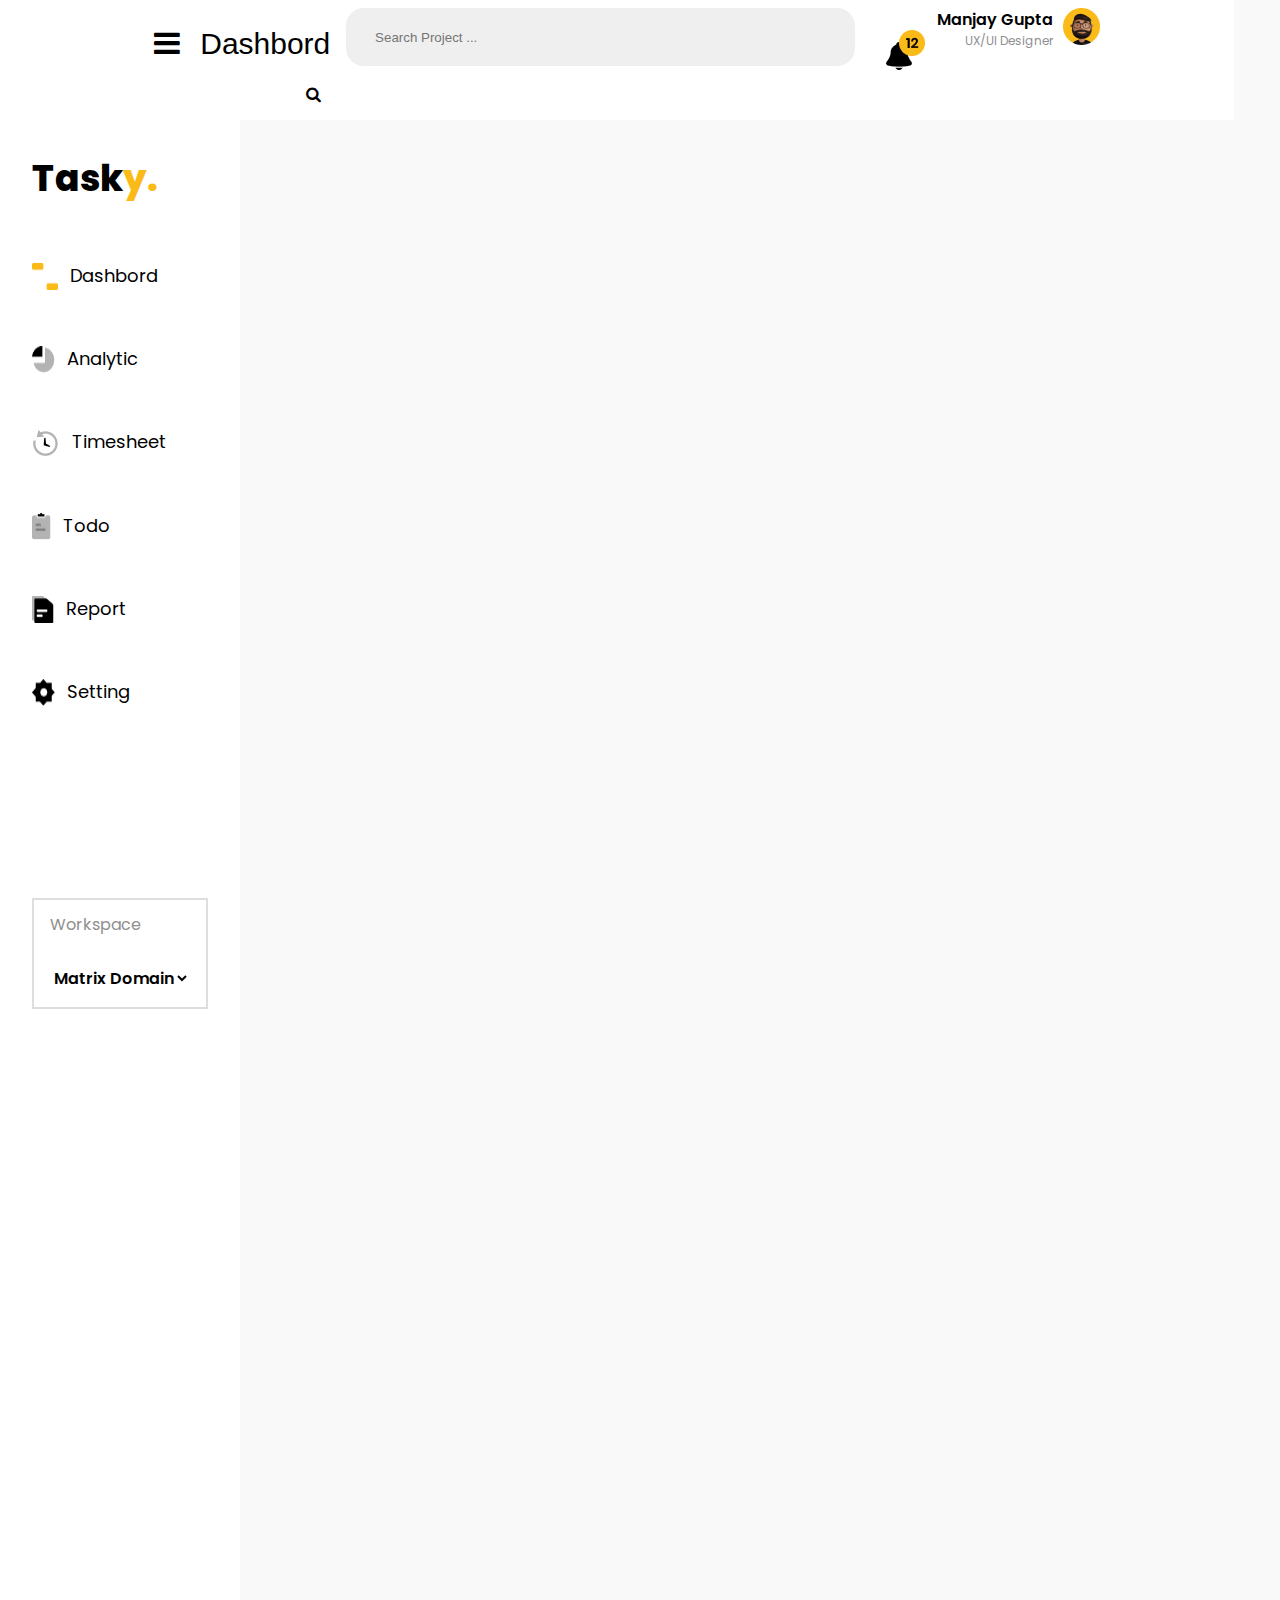
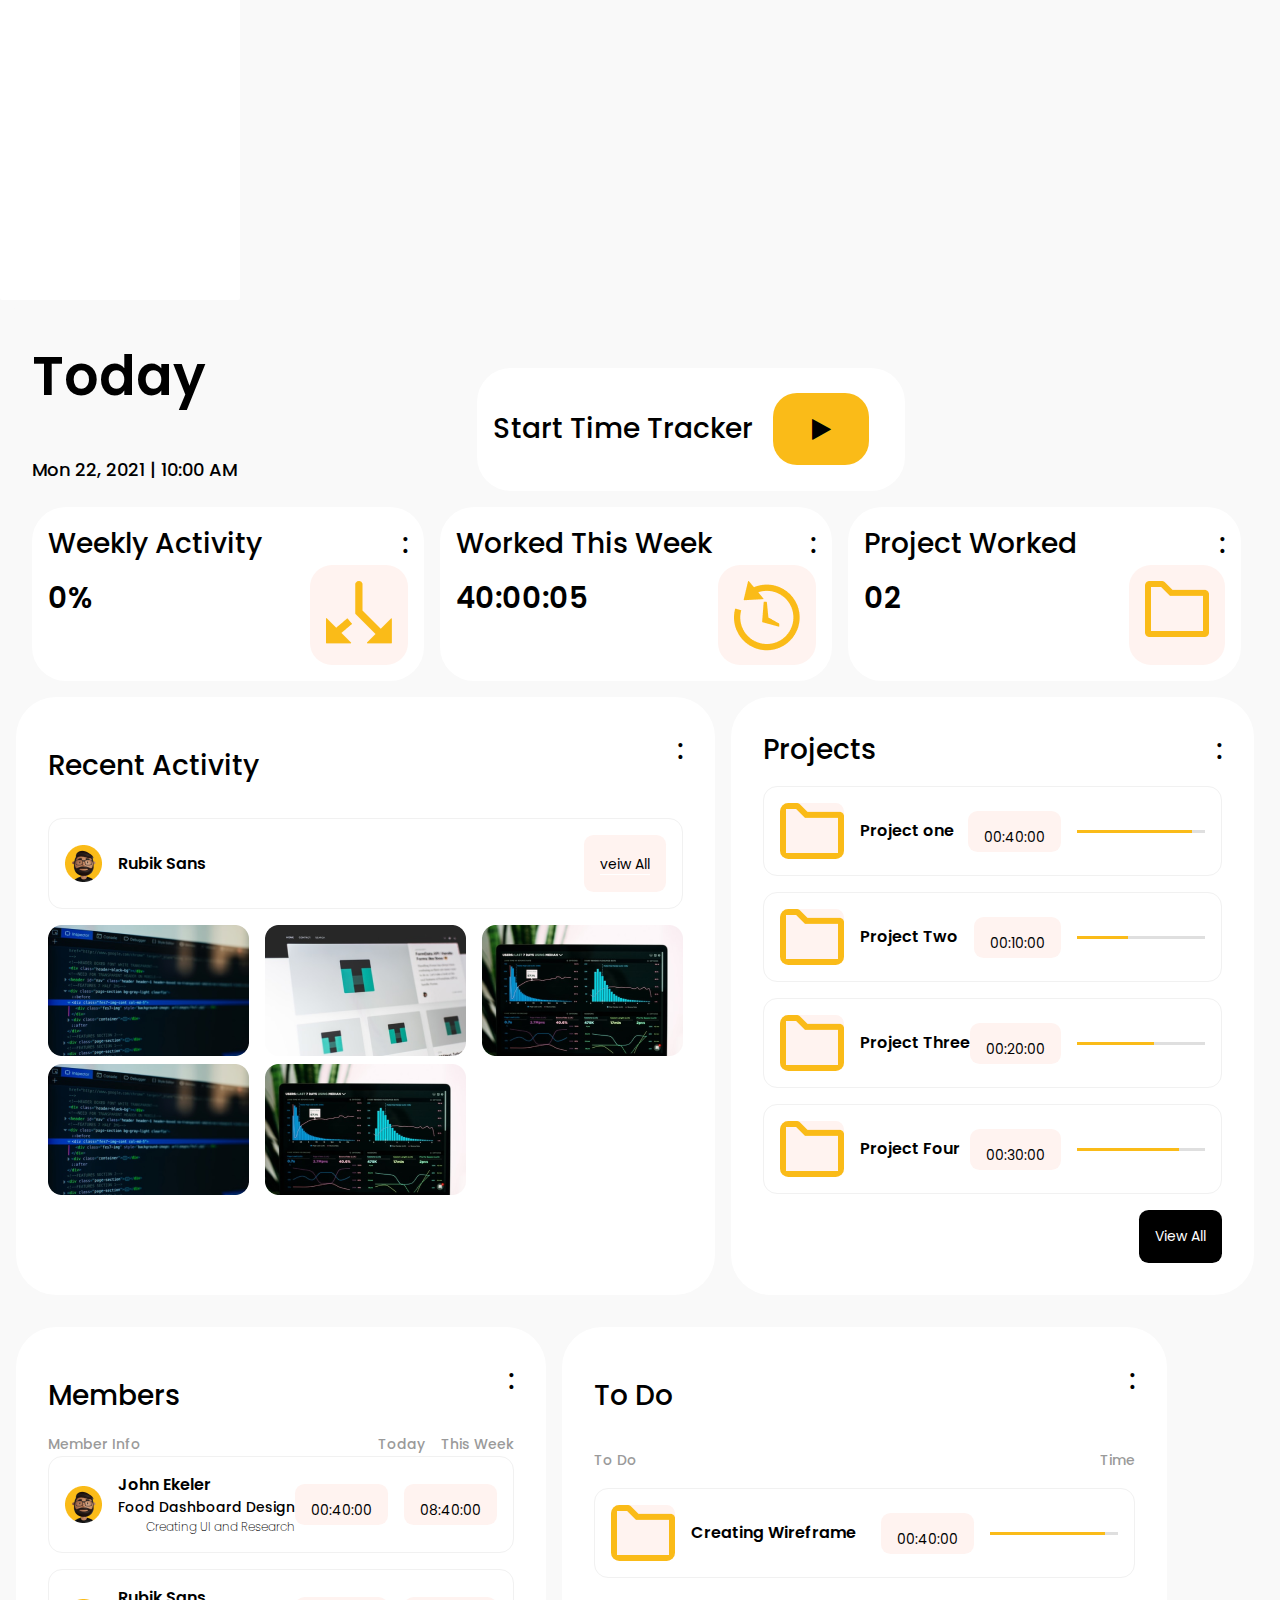
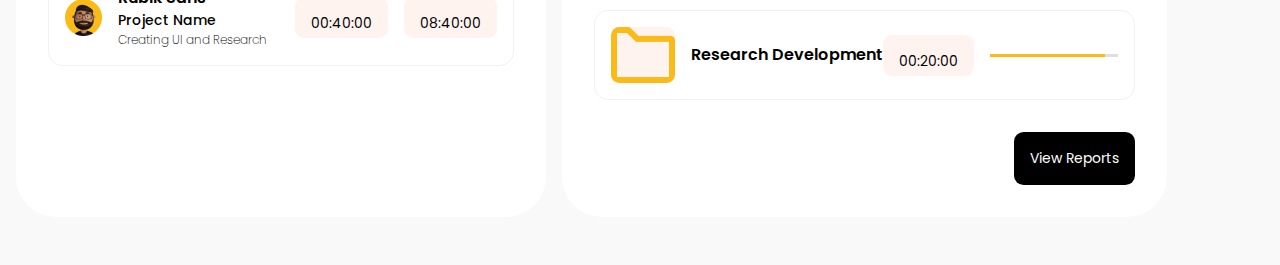
<file: index.html>
<!DOCTYPE html>
<html lang="en">

<head>
    <meta charset="UTF-8" />
    <meta name="viewport" content="width=device-width, initial-scale=1.0" />
    <title>Tasky</title>
    <!-- fonts -->
    <link rel="preconnect" href="https://fonts.googleapis.com" />
    <link
        href="https://fonts.googleapis.com/css2?family=Poppins:ital,wght@0,100;0,200;0,300;0,400;0,500;0,600;0,700;0,800;0,900;1,100;1,200;1,300;1,400;1,500;1,600;1,700;1,800;1,900&display=swap"
        rel="stylesheet" />

    <!-- icons -->
    <link rel="stylesheet" href="https://cdnjs.cloudflare.com/ajax/libs/font-awesome/4.7.0/css/font-awesome.min.css" />
    <link rel="stylesheet" href="https://cdnjs.cloudflare.com/ajax/libs/font-awesome/4.7.0/css/font-awesome.min.css" />
    <link rel="stylesheet" href="https://cdnjs.cloudflare.com/ajax/libs/font-awesome/4.7.0/css/font-awesome.min.css" />
    <link rel="stylesheet" href="https://cdnjs.cloudflare.com/ajax/libs/font-awesome/4.7.0/css/font-awesome.min.css" />
    <link href="https://fonts.googleapis.com/icon?family=Material+Icons" rel="stylesheet" />
    <link rel="stylesheet" href="https://cdnjs.cloudflare.com/ajax/libs/font-awesome/4.7.0/css/font-awesome.min.css" />
    <link rel="stylesheet" href="https://cdnjs.cloudflare.com/ajax/libs/font-awesome/4.7.0/css/font-awesome.min.css" />
    <link rel="stylesheet" href="https://cdnjs.cloudflare.com/ajax/libs/font-awesome/4.7.0/css/font-awesome.min.css" />
    <!-- css -->
    <link rel="stylesheet" href="assest/css/style.css" />
    <!-- js -->
    <script src="assest/js/tasky.js"></script>
</head>

<body>
    <div class="container">
        <div class="wrapper">
            <nav class="tasky-nav">
                <div class="dashbord">
                    <button class="hamburger-menu">
                        <span style="font-size: 30px; cursor: pointer" onclick="openNav()"><i
                                class="fa">&#xf0c9;</i>Dashbord</span>
                    </button>
                </div>
                <div class="search-bar">
                    <input type="text" placeholder="Search Project ..." name="search" />
                    <i class="fa fa-search"></i>
                </div>
                <div class="profile">
                    <button><img src="assest/imgs/notification.png" /></button>
                    <div class="text">
                        <div class="user-name">Manjay Gupta</div>
                        <div class="job-title">UX/UI Designer</div>
                    </div>
                    <div class="profile-pic">
                        <button><img src="assest/imgs/profile-pic.png" alt="" /></button>
                    </div>
                </div>
            </nav>
            <!-- ////////////////////////////////////////////////////////////////////////// -->
            <section class="side-menu" id="mySidenav">
                <section class="logo-section">
                    <div>
                        <h1 class="logo">Task<span>y.</span></h1>
                    </div>
                </section>
                <div class="dashbord__list">
                    <a href="javascript:void(0)" class="closebtn" onclick="closeNav()">&times;</a>
                    <ul>
                        <li>
                            <a href="index.html"><img src="assest/imgs/black.png" alt="" />Dashbord</a>
                        </li>
                        <li>
                            <a href="pages/analytic.html"><img src="assest/imgs/analytic.png" alt="" />Analytic</a>
                        </li>
                        <li>
                            <a href="pages/timesheets.html"><img src="assest/imgs/Time-schedule.png"
                                    alt="" />Timesheet</a>
                        </li>
                        <li>
                            <a href="pages/todo.html"><img src="assest/imgs/todo.png" alt="" />Todo</a>
                        </li>
                        <li>
                            <a href="pages/report.html"><img src="assest/imgs/report.png" alt="" />Report</a>
                        </li>
                        <li>
                            <a href="pages/setting.html"><img src="assest/imgs/setting.png" alt="" />Setting</a>
                        </li>
                    </ul>
                </div>
                <div class="workspace">
                    <div class="workspace__title">Workspace</div>
                    <div class="workspace__dropdown">
                        <select name="matrix" id="matrix">
                            <option value="#">Matrix Domain</option>
                            <option value="#">item1</option>
                            <option value="#">item2</option>
                            <option value="#">item3</option>
                        </select>
                    </div>
                </div>
            </section>
            <!-- ///////////////////////////////////////////////////////////////////////////////////////////////////////////////////////// -->
            <section class="main" id="main">
                <div class="row-container">
                    <div class="first-row">
                        <div class="today">
                            <h1 class="today__text">Today</h1>
                            <h2 class="today__date">Mon 22, 2021 | 10:00 AM</h2>
                        </div>
                        <div class="start">
                            <h3 class="start__text">Start Time Tracker</h3>
                            <h2 class="start__icon">
                                <i class="fa fa-play" aria-hidden="true"></i>
                            </h2>
                        </div>
                    </div>
                    <!-- ////////////////////////first row end////////////////////////////////////////////////////////////// -->
                    <div class="second-row">
                        <div class="card first-col">
                            <div class="card__title">
                                Weekly Activity
                                <div class="card__dot">:</div>
                            </div>
                            <div class="card__complete">
                                0%
                                <div class="card__image">
                                    <img src="assest/imgs/activity.png" alt="" />
                                </div>
                            </div>
                        </div>
                        <!-- /////////////////// -->
                        <div class="card second-col">
                            <div class="card__title">
                                Worked This Week
                                <div class="card__dot">:</div>
                            </div>

                            <div class="card__complete">
                                40:00:05
                                <div class="card__image">
                                    <img src="assest/imgs/history.png" alt="" />
                                </div>
                            </div>
                        </div>
                        <!-- ////////// -->
                        <div class="card third-col">
                            <div class="card__title">
                                Project Worked
                                <div class="card__dot">:</div>
                            </div>
                            <div class="card__complete">
                                02
                                <div class="card__image">
                                    <img src="assest/imgs/Combined Shape.png" alt="" />
                                </div>
                            </div>
                        </div>
                    </div>
                    <!-- ///////////////////////////////////// -->
                    <div class="third-row">
                        <section class="two-card-container">
                            <div class="first-card">
                                <div class="card-first-row">
                                    <div class="card__title">
                                        Recent Activity
                                        <div class="card__dot">:</div>
                                    </div>
                                </div>
                                <div class="card-second-row">
                                    <div class="profile-row">
                                        <div class="profile-picture">
                                            <div class="prof">
                                                <img src="assest/imgs/profile-pic.png" alt="" />
                                                <div class="user">Rubik Sans</div>
                                            </div>
                                            <div class="veiw-button">
                                                <button><a href="#">veiw All</a></button>
                                            </div>
                                        </div>
                                    </div>
                                </div>
                                <div class="card-third-row">
                                    <div class="img-container">
                                        <div class="img-row">
                                            <div>
                                                <img class="image" src="assest/imgs/first-fourth.png" alt="" />
                                            </div>
                                            <div>
                                                <img class="image" src="assest/imgs/second.png" alt="" />
                                            </div>
                                            <div>
                                                <img class="image" src="assest/imgs/third-last.png" alt="" />
                                            </div>
                                        </div>
                                        <div class="img-row">
                                            <div>
                                                <img class="image" src="assest/imgs/first-fourth.png" alt="" />
                                            </div>
                                            <div>
                                                <img class="image" src="assest/imgs/third-last.png" alt="" />
                                            </div>
                                        </div>
                                    </div>
                                </div>
                            </div>

                            <!-- ////////////////////////////////////////////////////// -->
                            <div class="second-card">
                                <div class="card__title">
                                    Projects
                                    <div class="card__dot">:</div>
                                </div>
                                <div class="project">
                                    <div class="profile-picture">
                                        <div class="prof">
                                            <img src="assest/imgs/Combined Shape.png" alt="" />
                                            <div class="user">Project one</div>
                                        </div>
                                        <div class="div">
                                            <div class="pinky">00:40:00</div>
                                            <progress value="90" max="100">90%</progress>
                                        </div>
                                    </div>
                                </div>
                                <!-- pro2 -->
                                <div class="project">
                                    <div class="profile-picture">
                                        <div class="prof">
                                            <img src="assest/imgs/Combined Shape.png" alt="" />
                                            <div class="user">Project Two</div>
                                        </div>
                                        <div class="div">
                                            <div class="pinky">00:10:00</div>
                                            <progress value="40" max="100">40%</progress>
                                        </div>
                                    </div>
                                </div>
                                <!-- pro3 -->
                                <div class="project">
                                    <div class="profile-picture">
                                        <div class="prof">
                                            <img src="assest/imgs/Combined Shape.png" alt="" />
                                            <div class="user">Project Three</div>
                                        </div>
                                        <div class="div">
                                            <div class="pinky">00:20:00</div>
                                            <progress value="60" max="100">60%</progress>
                                        </div>
                                    </div>
                                </div>
                                <!-- pro4 -->
                                <div class="project">
                                    <div class="profile-picture">
                                        <div class="prof">
                                            <img src="assest/imgs/Combined Shape.png" alt="" />
                                            <div class="user">Project Four</div>
                                        </div>
                                        <div class="div">
                                            <div class="pinky">00:30:00</div>
                                            <progress value="80" max="100">80%</progress>
                                        </div>
                                    </div>
                                </div>
                                <!-- button -->
                                <button class="projectbtn"><a href="#">View All</a></button>
                            </div>
                        </section>
                    </div>
                    <!-- ///////////////////////////////////////////////////////////////////////////////////// -->
                    <div class="fourth-row">
                        <section class="two-card-container">
                            <!-- card start -3rows-->
                            <div class="first-card">
                                <div class="card-first-row">
                                    <div class="card__title">
                                        Members
                                        <div class="card__dot">:</div>
                                    </div>

                                    <div class="card-second-row">
                                        <div class="gray-row">
                                            <div class="word">
                                                Member Info
                                                <div class="div">
                                                    <div class="word">Today</div>
                                                    <div class="word">This Week</div>
                                                </div>
                                            </div>
                                        </div>
                                    </div>
                                    <div class="card-third-row">
                                        <div class="project">
                                            <div class="profile-picture">
                                                <div class="prof">
                                                    <img src="assest/imgs/profile-pic.png" alt="" />
                                                    <div class="user">
                                                        <div class="user-first-row">John Ekeler</div>
                                                        <div class="user-second-row">Food Dashboard Design</div>
                                                        <div class="user-third-row">Creating UI and Research</div>
                                                    </div>
                                                </div>
                                                <div class="div">
                                                    <div class="pinky">00:40:00</div>
                                                    <div class="pinky">08:40:00</div>
                                                </div>
                                            </div>
                                            <div class="project">
                                                <div class="profile-picture">
                                                    <div class="prof">
                                                        <img src="assest/imgs/profile-pic.png" alt="" />
                                                        <div class="user">
                                                            <div class="user-first-row">Rubik Sans</div>
                                                            <div class="user-second-row">Project Name</div>
                                                            <div class="user-third-row">Creating UI and Research</div>
                                                        </div>
                                                    </div>
                                                    <div class="div">
                                                        <div class="pinky">00:40:00</div>
                                                        <div class="pinky">08:40:00</div>

                                                    </div>
                                                </div>
                                            </div>
                                        </div>
                                    </div>
                                </div>
                            </div>
                            <!-- last card in last row --3rows-->
                            <div class="last-card">
                                <div class="card-first-row">
                                    <div class="card__title">
                                        To Do
                                        <div class="card__dot">:</div>
                                    </div>
                                </div>
                                <div class="gray-row">
                                    <div class="word">
                                        To Do <div class="div">
                                            <div class="word">Time</div>
                                        </div>
                                    </div>
                                </div>


                                <div class="card-second-row">
                                    <div class="project">
                                        <div class="profile-picture">
                                            <div class="prof">
                                                <img src="assest/imgs/Combined Shape.png" alt="" />
                                                <div class="user">Creating Wireframe</div>
                                            </div>
                                            <div class="div">
                                                <div class="pinky">00:40:00</div>
                                                <progress value="90" max="100">90%</progress>
                                            </div>
                                        </div>
                                    </div>
                                    <!-- pro4 -->
                                    <div class="project">
                                        <div class="profile-picture">
                                            <div class="prof">
                                                <img src="assest/imgs/Combined Shape.png" alt="" />
                                                <div class="user">Research Development</div>
                                            </div>
                                            <div class="div">
                                                <div class="pinky">00:20:00</div>
                                                <progress value="90" max="100">90%</progress>
                                            </div>
                                        </div>
                                    </div>
                                    <!-- button -->
                                    <button class="projectbtn">
                                        <a href="#">View Reports</a>
                                    </button>
                                </div>
                            </div>
                        </section>
                    </div>
                </div>
            </section>
        </div>
    </div>
</body>

</html>
</file>
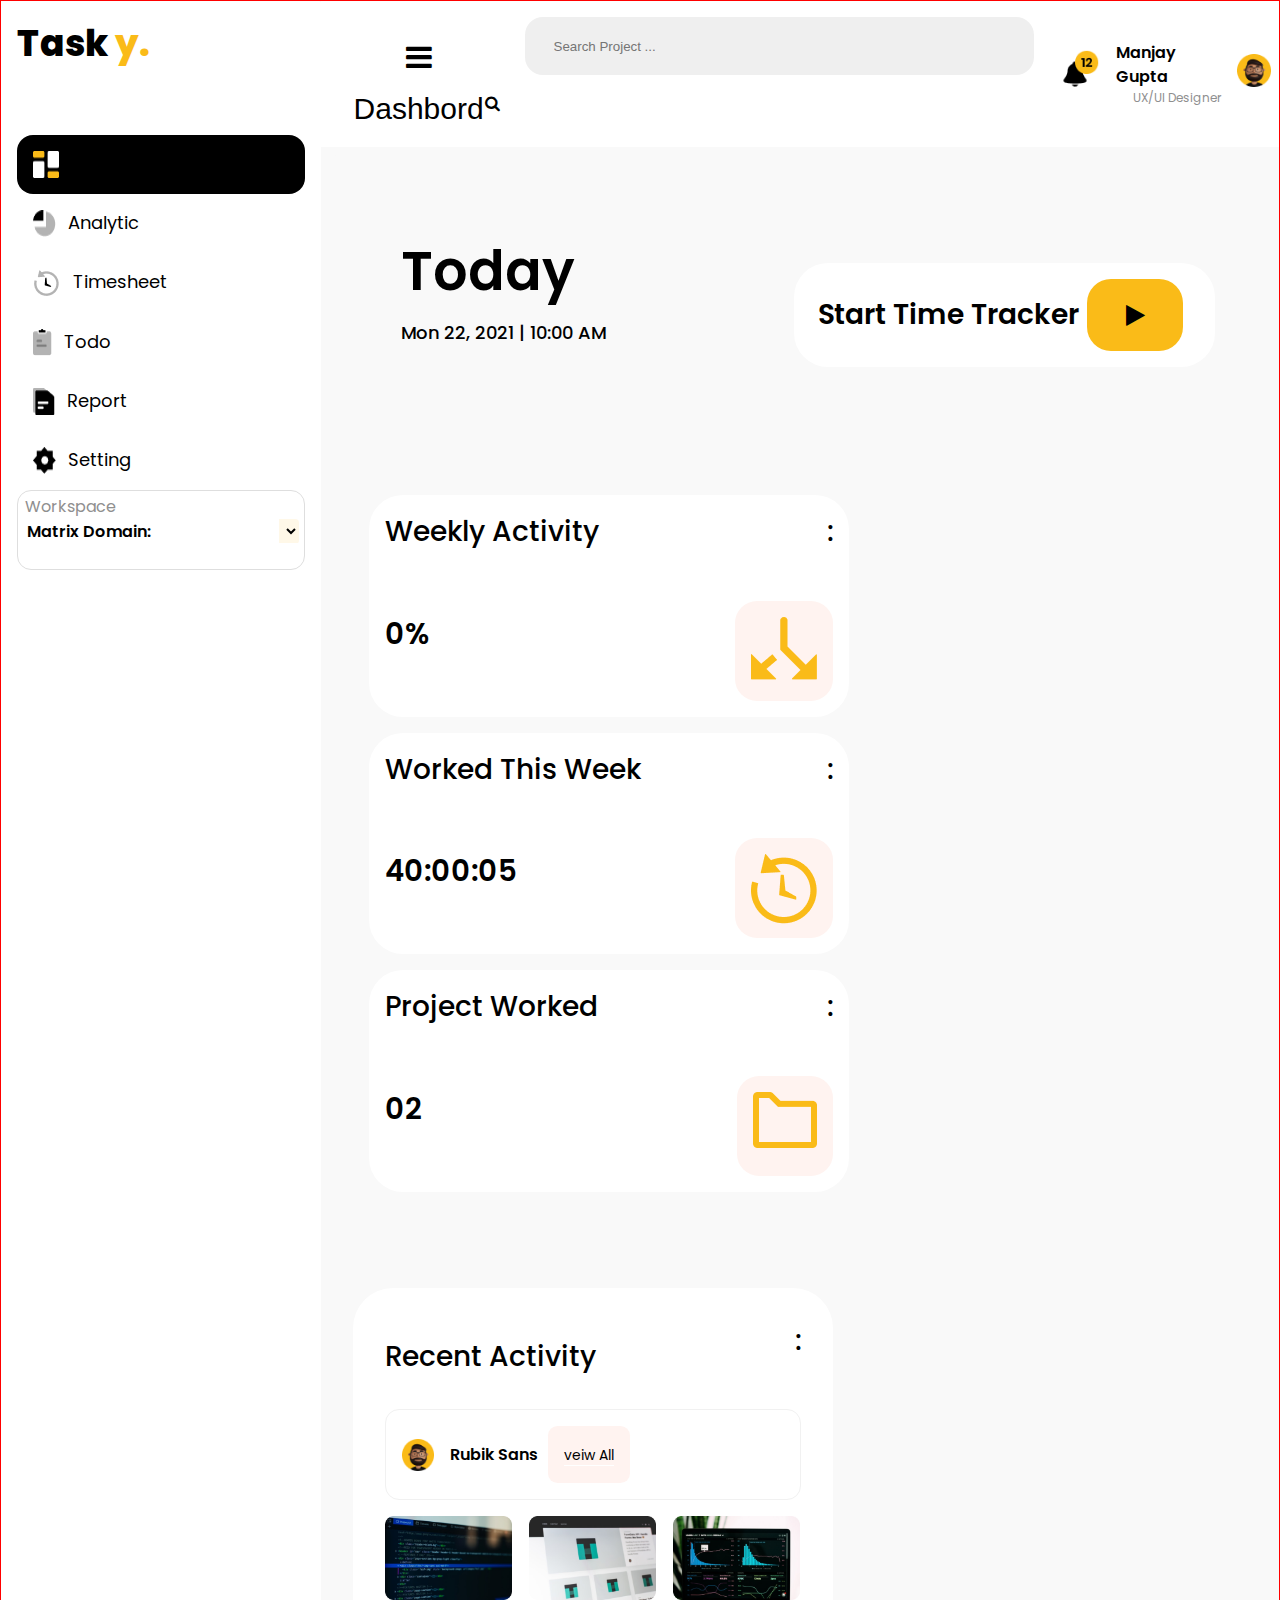
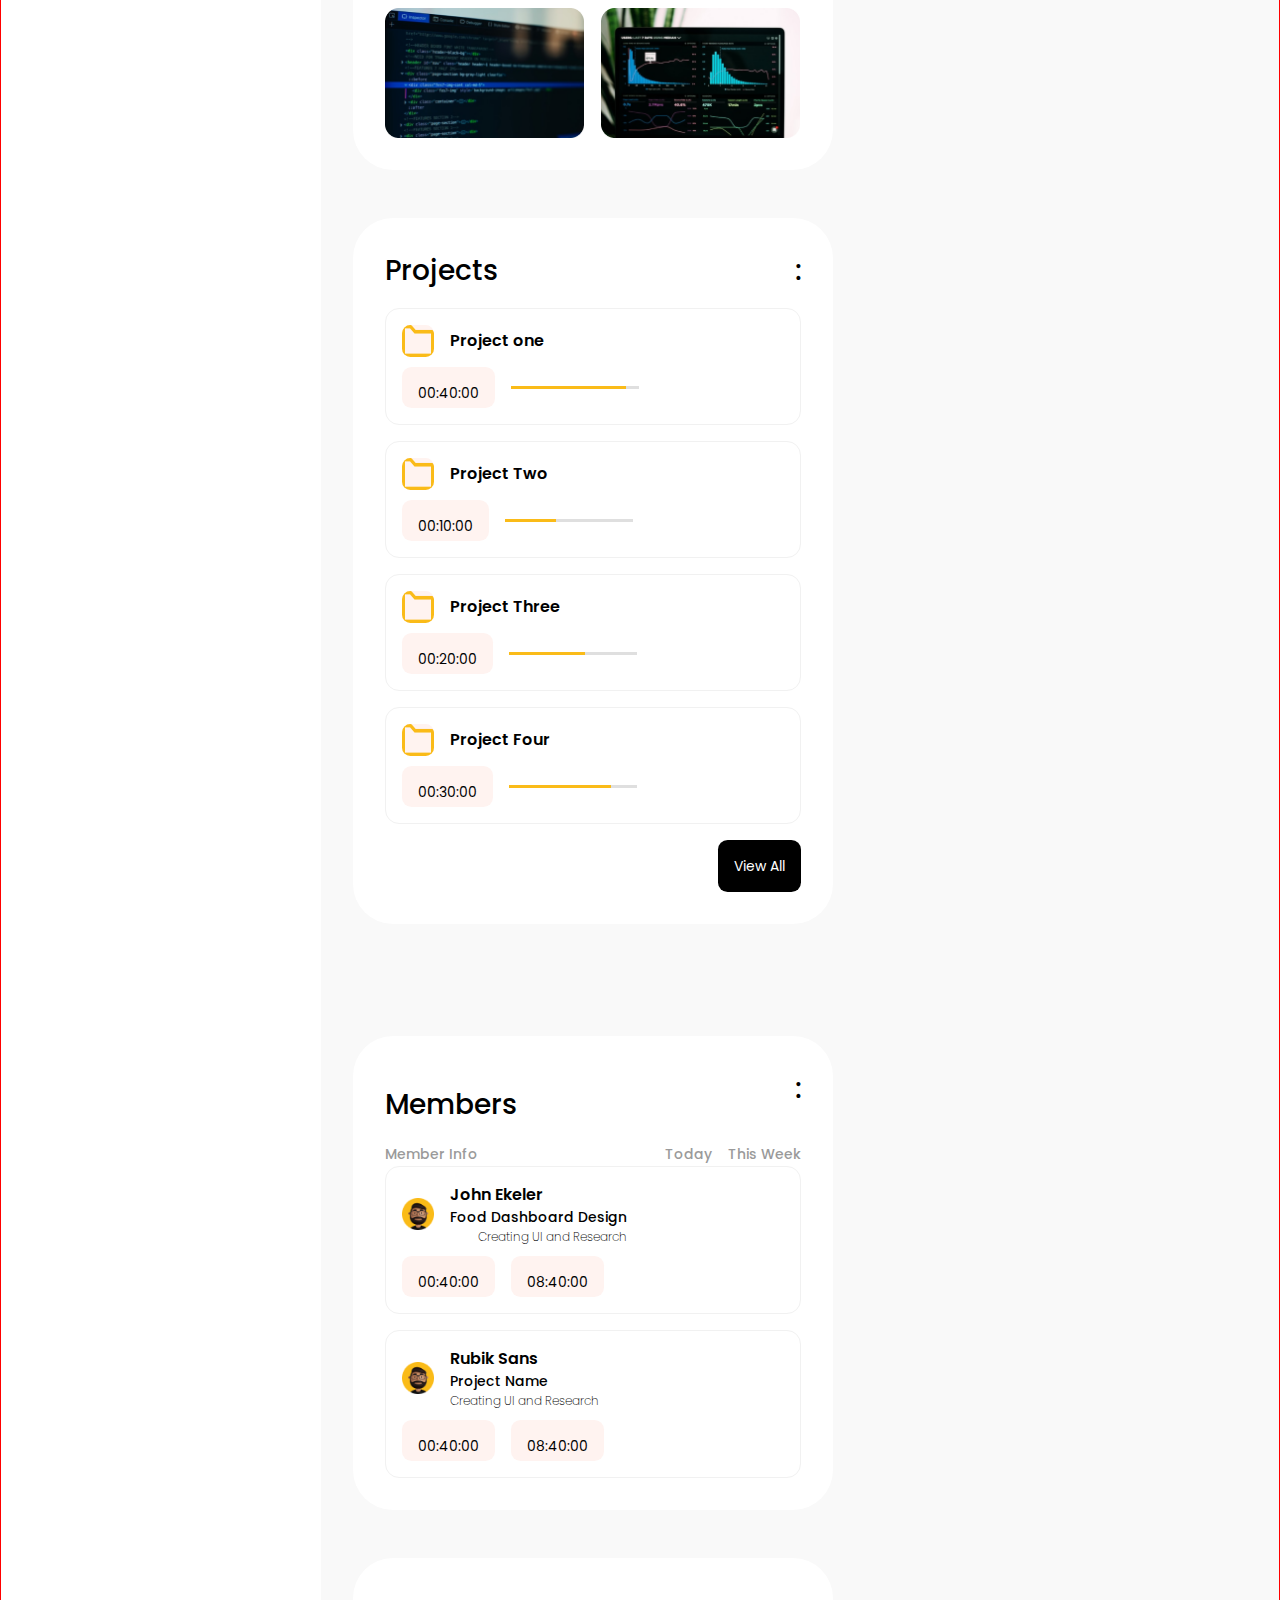
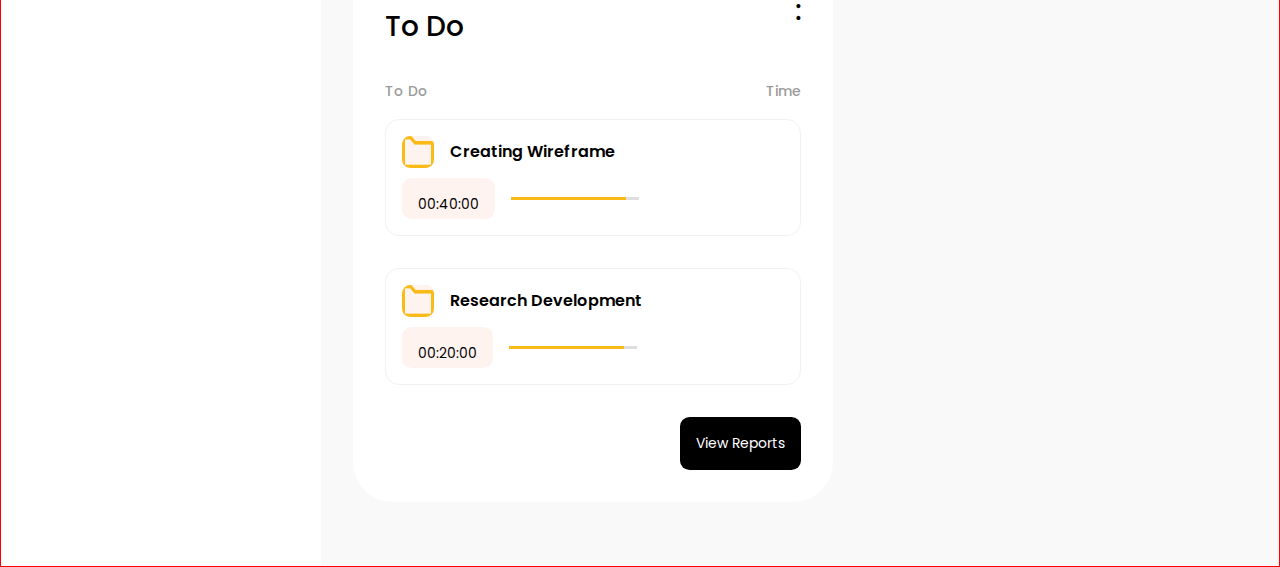
<file: after update/index.html>
<!DOCTYPE html>
<html lang="en">
  <head>
    <meta charset="UTF-8" />
    <meta name="viewport" content="width=device-width, initial-scale=1.0" />
    <title>Tasky</title>
    <!-- fonts -->
    <link rel="preconnect" href="https://fonts.googleapis.com" />
    <link
      href="https://fonts.googleapis.com/css2?family=Poppins:ital,wght@0,100;0,200;0,300;0,400;0,500;0,600;0,700;0,800;0,900;1,100;1,200;1,300;1,400;1,500;1,600;1,700;1,800;1,900&display=swap"
      rel="stylesheet"
    />

    <!-- icons -->
    <link
      rel="stylesheet"
      href="https://cdnjs.cloudflare.com/ajax/libs/font-awesome/4.7.0/css/font-awesome.min.css"
    />
    <link
      href="https://fonts.googleapis.com/icon?family=Material+Icons"
      rel="stylesheet"
    />

    <link rel="stylesheet" href="assest/css/style.css" />
    <!-- js -->
    <script src="assest/js/tasky.js"></script>
  </head>

  <body>
    <div class="container">
      <nav class="nav">
        <div class="dashbord">
          <button class="hamburger-menu">
            <span style="font-size: 30px; cursor: pointer" onclick="openNav()"
              ><i class="fa">&#xf0c9;</i>Dashbord</span
            >
          </button>
        </div>
        <div class="search-bar">
          <input type="text" placeholder="Search Project ..." name="search" />
          <i class="fa fa-search"></i>
        </div>
        <div class="profile">
          <button><img src="assest/imgs/notification.png" /></button>
          <div class="text">
            <div class="user-name">Manjay Gupta</div>
            <div class="job-title">UX/UI Designer</div>
          </div>
          <div class="profile-pic">
            <button><img src="assest/imgs/profile-pic.png" alt="" /></button>
          </div>
        </div>
      </nav>
      <!-- ////////////////////////////////////////////////////////////////////////// -->
      <section class="side-menu" id="mySidenav">
        <section class="logo-section">
          <div class="logo">
            <span>
              <h1 class="logo">
                Task
                <span class="y">y.</span>
              </h1>
            </span>
          </div>
        </section>
        <div class="dashbord__list">
          <a href="javascript:void(0)" class="closebtn" onclick="closeNav()"
            >&times;</a
          >
          <ul>
            <li class="active">
              <a href="index.html"
                ><img src="assest/imgs/black.png" alt="" />Dashbord</a
              >
            </li>
            <li>
              <a href="pages/analytic.html"
                ><img src="assest/imgs/analytic.png" alt="" />Analytic</a
              >
            </li>
            <li>
              <a href="pages/timesheets.html"
                ><img src="assest/imgs/Time-schedule.png" alt="" />Timesheet</a
              >
            </li>
            <li>
              <a href="pages/todo.html"
                ><img src="assest/imgs/todo.png" alt="" />Todo</a
              >
            </li>
            <li>
              <a href="pages/report.html"
                ><img src="assest/imgs/report.png" alt="" />Report</a
              >
            </li>
            <li>
              <a href="pages/setting.html"
                ><img src="assest/imgs/setting.png" alt="" />Setting</a
              >
            </li>
          </ul>
        </div>
        <!-- dropdown -->
        <div class="workspace">
          <h4 class="custom-select-title">Workspace</h4>
          <div class="custom-select">
            <select class="select-item">
              <option id="first" value="0">Matrix Domain:</option>
              <option value="1">item1</option>
              <option value="2">item2</option>
              <option value="3">item3</option>
              <option value="4">item4</option>
            </select>
          </div>
        </div>
      </section>
      <!-- ///////////////////////////////////////////////////////////////////////////////////////////////////////////////////////// -->
      <section class="main" id="main">
        <div class="row-container">
          <div class="first-row">
            <div class="today">
              <h1 class="today__text">Today</h1>
              <h2 class="today__date">Mon 22, 2021 | 10:00 AM</h2>
            </div>
            <div class="start">
              <h3 class="start__text">Start Time Tracker</h3>
              <h2 class="start__icon">
                <i class="fa fa-play" aria-hidden="true"></i>
              </h2>
            </div>
          </div>
          <!-- ////////////////////////first row end////////////////////////////////////////////////////////////// -->
          <div class="second-row">
            <div class="card first-col">
              <div class="card__title">
                Weekly Activity
                <div class="card__dot">:</div>
              </div>
              <div class="card__complete">
                0%
                <div class="card__image">
                  <img src="assest/imgs/activity.png" alt="" />
                </div>
              </div>
            </div>
            <!-- /////////////////// -->
            <div class="card second-col">
              <div class="card__title">
                Worked This Week
                <div class="card__dot">:</div>
              </div>

              <div class="card__complete">
                40:00:05
                <div class="card__image">
                  <img src="assest/imgs/history.png" alt="" />
                </div>
              </div>
            </div>
            <!-- ////////// -->
            <div class="card third-col">
              <div class="card__title">
                Project Worked
                <div class="card__dot">:</div>
              </div>
              <div class="card__complete">
                02
                <div class="card__image">
                  <img src="assest/imgs/Combined Shape.png" alt="" />
                </div>
              </div>
            </div>
          </div>
          <!-- ///////////////////////////////////// -->
          <div class="third-row">
            <section class="two-card-container">
              <div class="first-card">
                <div class="card-first-row">
                  <div class="card__title">
                    Recent Activity
                    <div class="card__dot">:</div>
                  </div>
                </div>
                <div class="card-second-row">
                  <div class="profile-row">
                    <div class="profile-picture">
                      <div class="prof">
                        <img src="assest/imgs/profile-pic.png" alt="" />
                        <div class="user">Rubik Sans</div>
                      </div>
                      <div class="veiw-button">
                        <button><a href="#">veiw All</a></button>
                      </div>
                    </div>
                  </div>
                </div>
                <div class="card-third-row">
                  <div class="img-container">
                    <div class="img-row">
                      <div>
                        <img
                          class="image"
                          src="assest/imgs/first-fourth.png"
                          alt=""
                        />
                      </div>
                      <div>
                        <img
                          class="image"
                          src="assest/imgs/second.png"
                          alt=""
                        />
                      </div>
                      <div>
                        <img
                          class="image"
                          src="assest/imgs/third-last.png"
                          alt=""
                        />
                      </div>
                    </div>
                    <div class="img-row">
                      <div>
                        <img
                          class="image"
                          src="assest/imgs/first-fourth.png"
                          alt=""
                        />
                      </div>
                      <div>
                        <img
                          class="image"
                          src="assest/imgs/third-last.png"
                          alt=""
                        />
                      </div>
                    </div>
                  </div>
                </div>
              </div>

              <!-- ////////////////////////////////////////////////////// -->
              <div class="second-card">
                <div class="card__title">
                  Projects
                  <div class="card__dot">:</div>
                </div>
                <div class="project">
                  <div class="profile-picture">
                    <div class="prof">
                      <img src="assest/imgs/Combined Shape.png" alt="" />
                      <div class="user">Project one</div>
                    </div>
                    <div class="div">
                      <div class="pinky">00:40:00</div>
                      <progress value="90" max="100">90%</progress>
                    </div>
                  </div>
                </div>
                <!-- pro2 -->
                <div class="project">
                  <div class="profile-picture">
                    <div class="prof">
                      <img src="assest/imgs/Combined Shape.png" alt="" />
                      <div class="user">Project Two</div>
                    </div>
                    <div class="div">
                      <div class="pinky">00:10:00</div>
                      <progress value="40" max="100">40%</progress>
                    </div>
                  </div>
                </div>
                <!-- pro3 -->
                <div class="project">
                  <div class="profile-picture">
                    <div class="prof">
                      <img src="assest/imgs/Combined Shape.png" alt="" />
                      <div class="user">Project Three</div>
                    </div>
                    <div class="div">
                      <div class="pinky">00:20:00</div>
                      <progress value="60" max="100">60%</progress>
                    </div>
                  </div>
                </div>
                <!-- pro4 -->
                <div class="project">
                  <div class="profile-picture">
                    <div class="prof">
                      <img src="assest/imgs/Combined Shape.png" alt="" />
                      <div class="user">Project Four</div>
                    </div>
                    <div class="div">
                      <div class="pinky">00:30:00</div>
                      <progress value="80" max="100">80%</progress>
                    </div>
                  </div>
                </div>
                <!-- button -->
                <button class="projectbtn"><a href="#">View All</a></button>
              </div>
            </section>
          </div>
          <!-- ///////////////////////////////////////////////////////////////////////////////////// -->
          <div class="fourth-row">
            <section class="two-card-container">
              <!-- card start -3rows-->
              <div class="first-card">
                <div class="card-first-row">
                  <div class="card__title">
                    Members
                    <div class="card__dot">:</div>
                  </div>

                  <div class="card-second-row">
                    <div class="gray-row">
                      <div class="word">
                        Member Info
                        <div class="div">
                          <div class="word">Today</div>
                          <div class="word">This Week</div>
                        </div>
                      </div>
                    </div>
                  </div>
                  <div class="card-third-row">
                    <div class="project">
                      <div class="profile-picture">
                        <div class="prof">
                          <img src="assest/imgs/profile-pic.png" alt="" />
                          <div class="user">
                            <div class="user-first-row">John Ekeler</div>
                            <div class="user-second-row">
                              Food Dashboard Design
                            </div>
                            <div class="user-third-row">
                              Creating UI and Research
                            </div>
                          </div>
                        </div>
                        <div class="div">
                          <div class="pinky">00:40:00</div>
                          <div class="pinky">08:40:00</div>
                        </div>
                      </div>
                      <div class="project">
                        <div class="profile-picture">
                          <div class="prof">
                            <img src="assest/imgs/profile-pic.png" alt="" />
                            <div class="user">
                              <div class="user-first-row">Rubik Sans</div>
                              <div class="user-second-row">Project Name</div>
                              <div class="user-third-row">
                                Creating UI and Research
                              </div>
                            </div>
                          </div>
                          <div class="div">
                            <div class="pinky">00:40:00</div>
                            <div class="pinky">08:40:00</div>
                          </div>
                        </div>
                      </div>
                    </div>
                  </div>
                </div>
              </div>
              <!-- last card in last row --3rows-->
              <div class="last-card">
                <div class="card-first-row">
                  <div class="card__title">
                    To Do
                    <div class="card__dot">:</div>
                  </div>
                </div>
                <div class="gray-row">
                  <div class="word">
                    To Do
                    <div class="div">
                      <div class="word">Time</div>
                    </div>
                  </div>
                </div>

                <div class="card-second-row">
                  <div class="project">
                    <div class="profile-picture">
                      <div class="prof">
                        <img src="assest/imgs/Combined Shape.png" alt="" />
                        <div class="user">Creating Wireframe</div>
                      </div>
                      <div class="div">
                        <div class="pinky">00:40:00</div>
                        <progress value="90" max="100">90%</progress>
                      </div>
                    </div>
                  </div>
                  <!-- pro4 -->
                  <div class="project">
                    <div class="profile-picture">
                      <div class="prof">
                        <img src="assest/imgs/Combined Shape.png" alt="" />
                        <div class="user">Research Development</div>
                      </div>
                      <div class="div">
                        <div class="pinky">00:20:00</div>
                        <progress value="90" max="100">90%</progress>
                      </div>
                    </div>
                  </div>
                  <!-- button -->
                  <button class="projectbtn">
                    <a href="#">View Reports</a>
                  </button>
                </div>
              </div>
            </section>
          </div>
        </div>
      </section>
    </div>
  </body>
</html>
</file>
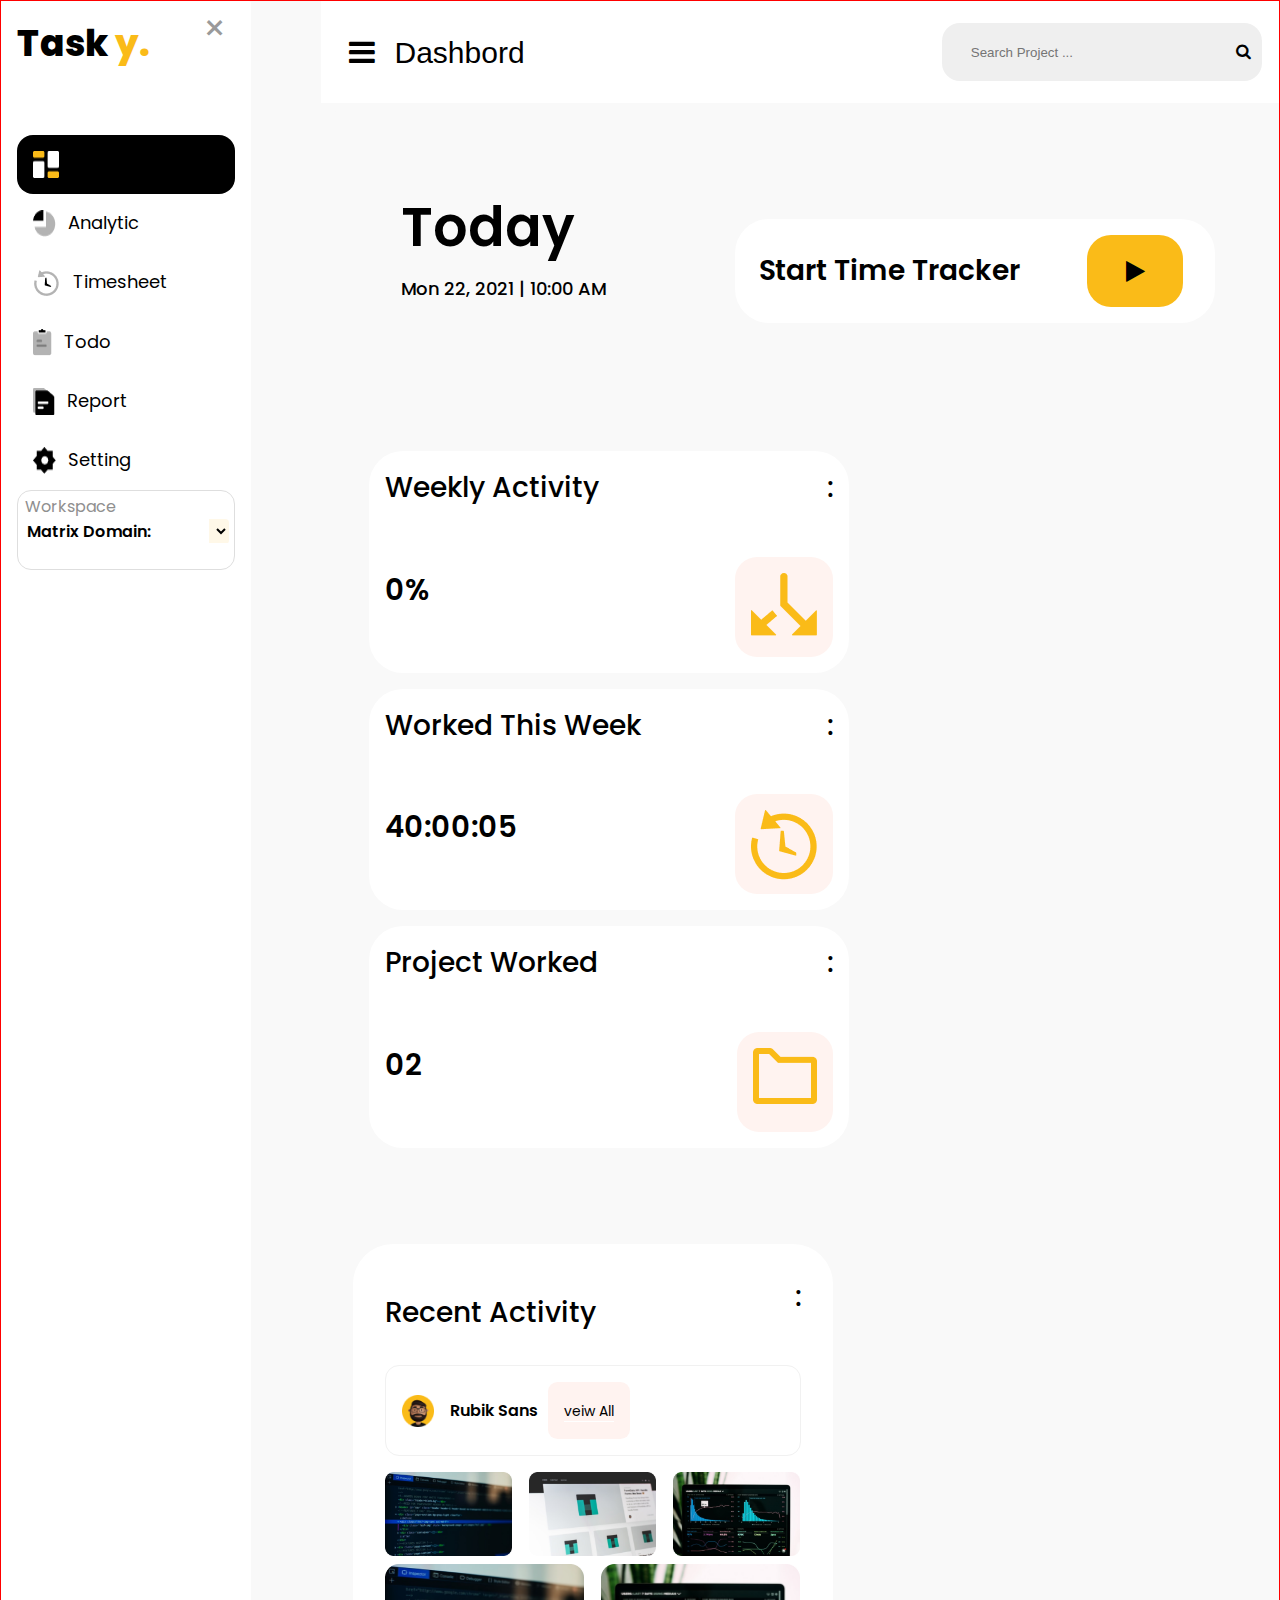
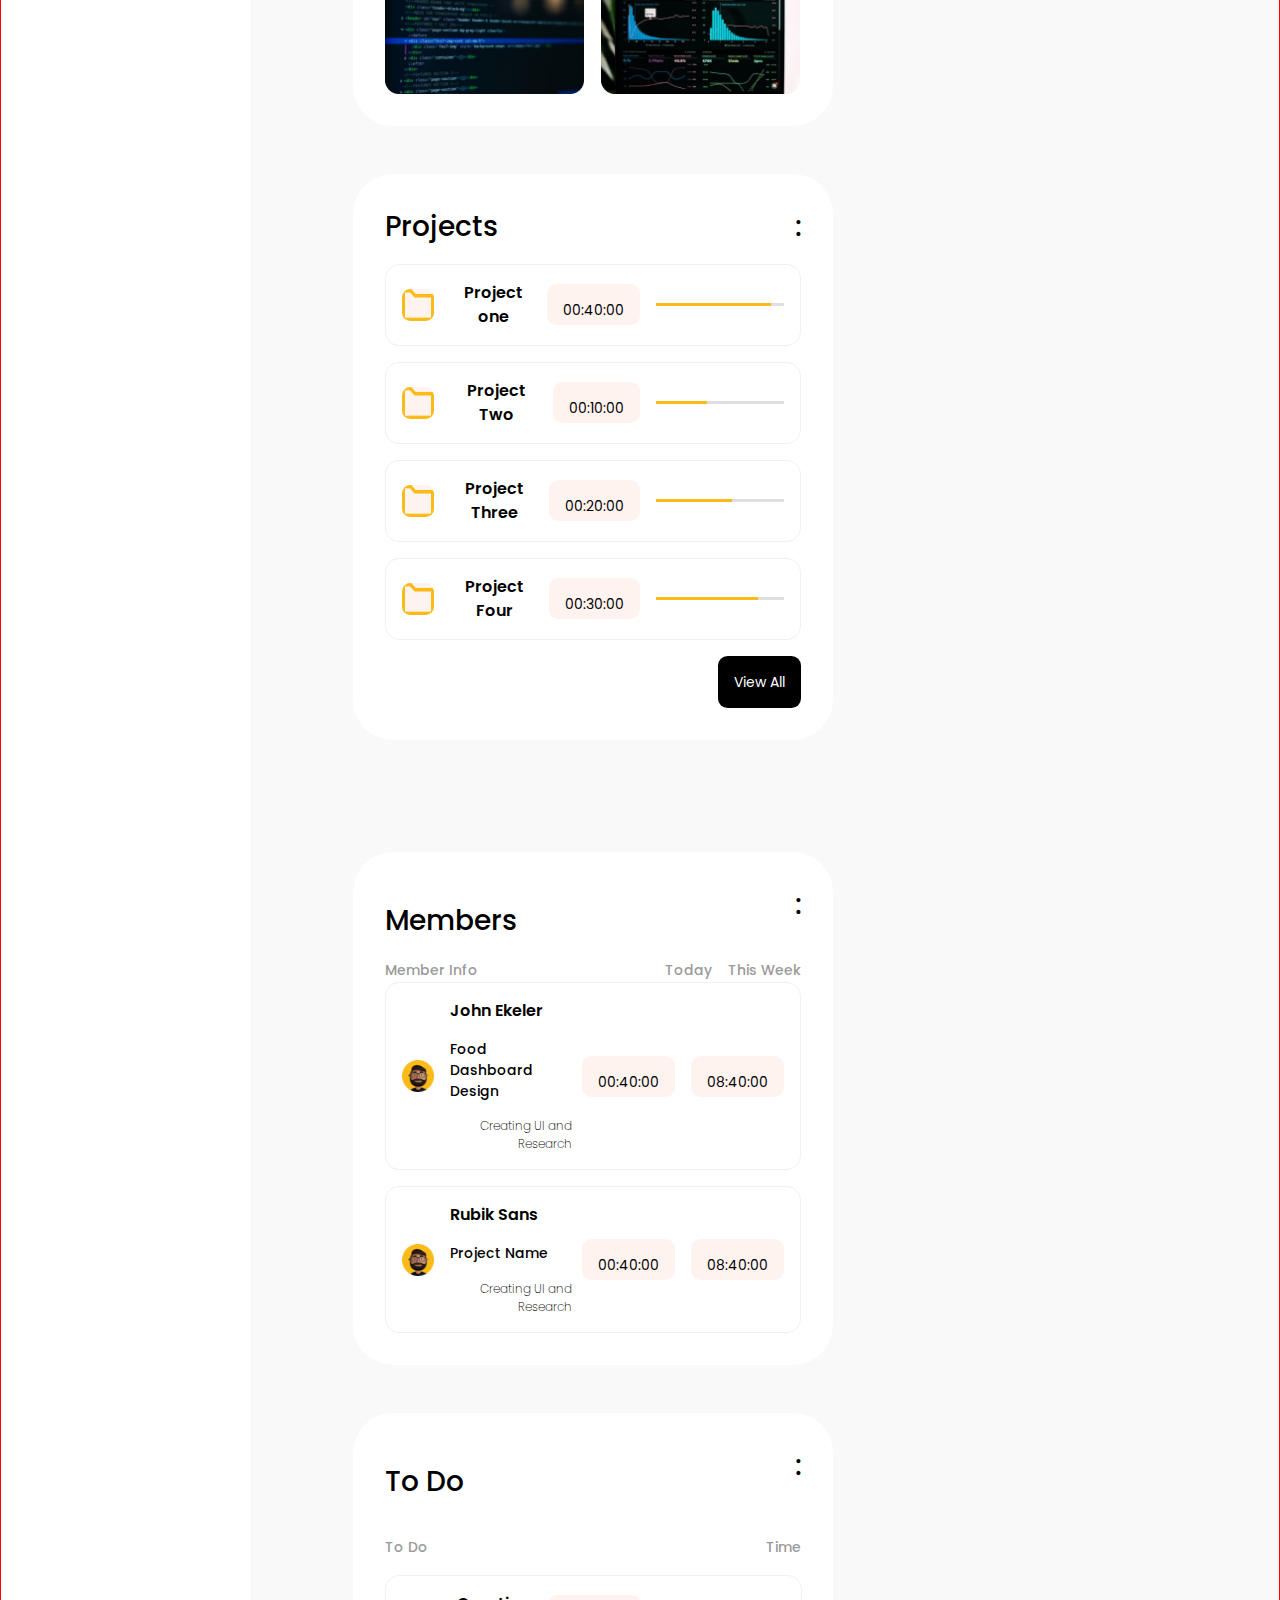
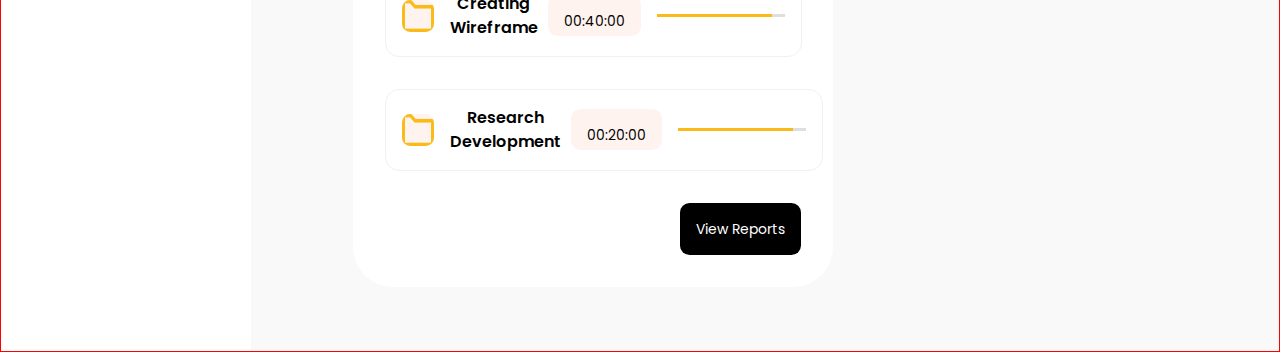
<file: new update/index.html>
<!DOCTYPE html>
<html lang="en">

<head>
    <meta charset="UTF-8" />
    <meta name="viewport" content="width=device-width, initial-scale=1.0" />
    <title>Tasky</title>
    <!-- fonts -->
    <link rel="preconnect" href="https://fonts.googleapis.com" />
    <link
        href="https://fonts.googleapis.com/css2?family=Poppins:ital,wght@0,100;0,200;0,300;0,400;0,500;0,600;0,700;0,800;0,900;1,100;1,200;1,300;1,400;1,500;1,600;1,700;1,800;1,900&display=swap"
        rel="stylesheet" />

    <!-- icons -->
    <link rel="stylesheet" href="https://cdnjs.cloudflare.com/ajax/libs/font-awesome/4.7.0/css/font-awesome.min.css" />
    <link href="https://fonts.googleapis.com/icon?family=Material+Icons" rel="stylesheet" />

    <link rel="stylesheet" href="assest/css/style.css" />
    <!-- js -->
    <script src="assest/js/tasky.js"></script>
</head>

<body>
    <div class="container">
        <nav class="nav">
            <div class="dashbord">
                <button class="hamburger-menu">
                    <span style="font-size: 30px; cursor: pointer" onclick="openNav()"><i
                            class="fa">&#xf0c9;</i>Dashbord</span>
                </button>
            </div>
            <div class="search-bar">
                <input type="text" placeholder="Search Project ..." name="search" />
                <i class="fa fa-search"></i>
            </div>
            <div class="profile">
                <button><img src="assest/imgs/notification.png" /></button>
                <div class="text">
                    <div class="user-name">Manjay Gupta</div>
                    <div class="job-title">UX/UI Designer</div>
                </div>
                <div class="profile-pic">
                    <button><img src="assest/imgs/profile-pic.png" alt="" /></button>
                </div>
            </div>
        </nav>
        <!-- ////////////////////////////////////////////////////////////////////////// -->
        <section class="side-menu" id="mySidenav">
            <section class="logo-section">
                <div class="logo">
                    <span>
                        <h1 class="logo">
                            Task
                            <span class="y">y.</span>
                        </h1>
                    </span>
                </div>
            </section>
            <div class="dashbord__list">
                <a href="javascript:void(0)" class="closebtn" onclick="closeNav()">&times;</a>
                <ul>
                    <li class="active">
                        <a href="index.html"><img src="assest/imgs/black.png" alt="" />Dashbord</a>
                    </li>
                    <li>
                        <a href="pages/analytic.html"><img src="assest/imgs/analytic.png" alt="" />Analytic</a>
                    </li>
                    <li>
                        <a href="pages/timesheets.html"><img src="assest/imgs/Time-schedule.png" alt="" />Timesheet</a>
                    </li>
                    <li>
                        <a href="pages/todo.html"><img src="assest/imgs/todo.png" alt="" />Todo</a>
                    </li>
                    <li>
                        <a href="pages/report.html"><img src="assest/imgs/report.png" alt="" />Report</a>
                    </li>
                    <li>
                        <a href="pages/setting.html"><img src="assest/imgs/setting.png" alt="" />Setting</a>
                    </li>
                </ul>
            </div>
            <!-- dropdown -->
            <div class="workspace">
                <h4 class="custom-select-title">Workspace</h4>
                <div class="custom-select">
                    <select class="select-item">
                        <option id="first" value="0">Matrix Domain:</option>
                        <option value="1">item1</option>
                        <option value="2">item2</option>
                        <option value="3">item3</option>
                        <option value="4">item4</option>
                    </select>
                </div>
            </div>
        </section>
        <!-- ///////////////////////////////////////////////////////////////////////////////////////////////////////////////////////// -->
        <section class="main" id="main">
            <div class="row-container">
                <div class="first-row">
                    <div class="today">
                        <h1 class="today__text">Today</h1>
                        <h2 class="today__date">Mon 22, 2021 | 10:00 AM</h2>
                    </div>
                    <div class="start">
                        <h3 class="start__text">Start Time Tracker</h3>
                        <h2 class="start__icon">
                            <i class="fa fa-play" aria-hidden="true"></i>
                        </h2>
                    </div>
                </div>
                <!-- ////////////////////////first row end////////////////////////////////////////////////////////////// -->
                <div class="second-row">
                    <div class="card first-col">
                        <div class="card__title">
                            Weekly Activity
                            <div class="card__dot">:</div>
                        </div>
                        <div class="card__complete">
                            0%
                            <div class="card__image">
                                <img src="assest/imgs/activity.png" alt="" />
                            </div>
                        </div>
                    </div>
                    <!-- /////////////////// -->
                    <div class="card second-col">
                        <div class="card__title">
                            Worked This Week
                            <div class="card__dot">:</div>
                        </div>

                        <div class="card__complete">
                            40:00:05
                            <div class="card__image">
                                <img src="assest/imgs/history.png" alt="" />
                            </div>
                        </div>
                    </div>
                    <!-- ////////// -->
                    <div class="card third-col">
                        <div class="card__title">
                            Project Worked
                            <div class="card__dot">:</div>
                        </div>
                        <div class="card__complete">
                            02
                            <div class="card__image">
                                <img src="assest/imgs/Combined Shape.png" alt="" />
                            </div>
                        </div>
                    </div>
                </div>
                <!-- ///////////////////////////////////// -->
                <div class="third-row">
                    <section class="two-card-container">
                        <div class="first-card">
                            <div class="card-first-row">
                                <div class="card__title">
                                    Recent Activity
                                    <div class="card__dot">:</div>
                                </div>
                            </div>
                            <div class="card-second-row">
                                <div class="profile-row">
                                    <div class="profile-picture">
                                        <div class="prof">
                                            <img src="assest/imgs/profile-pic.png" alt="" />
                                            <div class="user">Rubik Sans</div>
                                        </div>
                                        <div class="veiw-button">
                                            <button><a href="#">veiw All</a></button>
                                        </div>
                                    </div>
                                </div>
                            </div>
                            <div class="card-third-row">
                                <div class="img-container">
                                    <div class="img-row">
                                        <div>
                                            <img class="image" src="assest/imgs/first-fourth.png" alt="" />
                                        </div>
                                        <div>
                                            <img class="image" src="assest/imgs/second.png" alt="" />
                                        </div>
                                        <div>
                                            <img class="image" src="assest/imgs/third-last.png" alt="" />
                                        </div>
                                    </div>
                                    <div class="img-row">
                                        <div>
                                            <img class="image" src="assest/imgs/first-fourth.png" alt="" />
                                        </div>
                                        <div>
                                            <img class="image" src="assest/imgs/third-last.png" alt="" />
                                        </div>
                                    </div>
                                </div>
                            </div>
                        </div>

                        <!-- ////////////////////////////////////////////////////// -->
                        <div class="second-card">
                            <div class="card__title">
                                Projects
                                <div class="card__dot">:</div>
                            </div>
                            <div class="project">
                                <div class="profile-picture">
                                    <div class="prof">
                                        <img src="assest/imgs/Combined Shape.png" alt="" />
                                        <div class="user">Project one</div>
                                    </div>
                                    <div class="div">
                                        <div class="pinky">00:40:00</div>
                                        <progress value="90" max="100">90%</progress>
                                    </div>
                                </div>
                            </div>
                            <!-- pro2 -->
                            <div class="project">
                                <div class="profile-picture">
                                    <div class="prof">
                                        <img src="assest/imgs/Combined Shape.png" alt="" />
                                        <div class="user">Project Two</div>
                                    </div>
                                    <div class="div">
                                        <div class="pinky">00:10:00</div>
                                        <progress value="40" max="100">40%</progress>
                                    </div>
                                </div>
                            </div>
                            <!-- pro3 -->
                            <div class="project">
                                <div class="profile-picture">
                                    <div class="prof">
                                        <img src="assest/imgs/Combined Shape.png" alt="" />
                                        <div class="user">Project Three</div>
                                    </div>
                                    <div class="div">
                                        <div class="pinky">00:20:00</div>
                                        <progress value="60" max="100">60%</progress>
                                    </div>
                                </div>
                            </div>
                            <!-- pro4 -->
                            <div class="project">
                                <div class="profile-picture">
                                    <div class="prof">
                                        <img src="assest/imgs/Combined Shape.png" alt="" />
                                        <div class="user">Project Four</div>
                                    </div>
                                    <div class="div">
                                        <div class="pinky">00:30:00</div>
                                        <progress value="80" max="100">80%</progress>
                                    </div>
                                </div>
                            </div>
                            <!-- button -->
                            <button class="projectbtn"><a href="#">View All</a></button>
                        </div>
                    </section>
                </div>
                <!-- ///////////////////////////////////////////////////////////////////////////////////// -->
                <div class="fourth-row">
                    <section class="two-card-container">
                        <!-- card start -3rows-->
                        <div class="first-card">
                            <div class="card-first-row">
                                <div class="card__title">
                                    Members
                                    <div class="card__dot">:</div>
                                </div>

                                <div class="card-second-row">
                                    <div class="gray-row">
                                        <div class="word">
                                            Member Info
                                            <div class="div">
                                                <div class="word">Today</div>
                                                <div class="word">This Week</div>
                                            </div>
                                        </div>
                                    </div>
                                </div>
                                <div class="card-third-row">
                                    <div class="project">
                                        <div class="profile-picture">
                                            <div class="prof">
                                                <img src="assest/imgs/profile-pic.png" alt="" />
                                                <div class="user">
                                                    <div class="user-first-row">John Ekeler</div>
                                                    <div class="user-second-row">
                                                        Food Dashboard Design
                                                    </div>
                                                    <div class="user-third-row">
                                                        Creating UI and Research
                                                    </div>
                                                </div>
                                            </div>
                                            <div class="div">
                                                <div class="pinky">00:40:00</div>
                                                <div class="pinky">08:40:00</div>
                                            </div>
                                        </div>
                                        <div class="project">
                                            <div class="profile-picture">
                                                <div class="prof">
                                                    <img src="assest/imgs/profile-pic.png" alt="" />
                                                    <div class="user">
                                                        <div class="user-first-row">Rubik Sans</div>
                                                        <div class="user-second-row">Project Name</div>
                                                        <div class="user-third-row">
                                                            Creating UI and Research
                                                        </div>
                                                    </div>
                                                </div>
                                                <div class="div">
                                                    <div class="pinky">00:40:00</div>
                                                    <div class="pinky">08:40:00</div>
                                                </div>
                                            </div>
                                        </div>
                                    </div>
                                </div>
                            </div>
                        </div>
                        <!-- last card in last row --3rows-->
                        <div class="last-card">
                            <div class="card-first-row">
                                <div class="card__title">
                                    To Do
                                    <div class="card__dot">:</div>
                                </div>
                            </div>
                            <div class="gray-row">
                                <div class="word">
                                    To Do
                                    <div class="div">
                                        <div class="word">Time</div>
                                    </div>
                                </div>
                            </div>

                            <div class="card-second-row">
                                <div class="project">
                                    <div class="profile-picture">
                                        <div class="prof">
                                            <img src="assest/imgs/Combined Shape.png" alt="" />
                                            <div class="user">Creating Wireframe</div>
                                        </div>
                                        <div class="div">
                                            <div class="pinky">00:40:00</div>
                                            <progress value="90" max="100">90%</progress>
                                        </div>
                                    </div>
                                </div>
                                <!-- pro4 -->
                                <div class="project">
                                    <div class="profile-picture">
                                        <div class="prof">
                                            <img src="assest/imgs/Combined Shape.png" alt="" />
                                            <div class="user">Research Development</div>
                                        </div>
                                        <div class="div">
                                            <div class="pinky">00:20:00</div>
                                            <progress value="90" max="100">90%</progress>
                                        </div>
                                    </div>
                                </div>
                                <!-- button -->
                                <button class="projectbtn">
                                    <a href="#">View Reports</a>
                                </button>
                            </div>
                        </div>
                    </section>
                </div>
            </div>
        </section>
    </div>
</body>

</html>
</file>
<file: assest/css/style.css>
/* <div class="icons">
<i class="fa-solid fa-bars"></i>
<i class="material-icons">&#xe2c8;</i>
<i style="font-size:24px" class="fa">&#xf0c9;</i>
<span class="glyphicon">&#xe158;</span>
<i class="fa-sharp fa-solid fa-clock-rotate-left"></i>
<i class="fa-solid fa-chart-pie-rotate-right-simple"></i>
<i class="material-icons">&#xe1ac;</i>
</div>
 */

:root {
  /* fonts */
  --ff-poppins: "Poppins", sans-serif;

  /*wight*/
  --fw-thin: 100;
  --fw-extralight: 200;
  --fw-normal: 400;
  --fw-medium: 500;
  --fw-semibold: 600;
  --fw-bold: 700;
  --fw-larg: 800;
  --fw-black: 900;
  /*size*/
  --fs-200: 0.75rem; /*for sidebar**12px*/
  --fs-300: 0.87rem; /*for sidebar**14px*/
  --fs-400: 1rem; /*for search container**16px*/
  --fs-500: 1.125rem; /*for sidebar**18px*/
  --fs-550: 1.75rem; /*28px**28px*/
  --fs-600: 1.83rem; /*for dashbord**29px*/
  --fs-700: 2.25rem; /*for logo**36px*/
  --fs-800: 2.75rem; /*num in the 3 col**44px*/
  --fs-900: 2.8125rem; /*for hero section **45*/
  --fs-1000: 3.375rem; /*for hero  **54px*/

  /* colors */
  --white: #fff;
  --snow: #f9f9f9;
  --white-smoke: #efefef;
  --smoke: #f1f1f1;
  --pinky: #fff3f0;
  --nobel: #9a9a9a;
  --gray: #757575;
  --dark-gray: #8f8f8f;
  --black: #000000;
  --moon-yellow: #fabb18;
  --nero: #232323;
  --gray-200: #dedede;
  --gray-300: #dfdfdf;
}
html {
  font-family: var(--ff-poppins);
  color: var(--black);
  font-size: 16px;
}
* {
  margin: 0;
  padding: 0;
  box-sizing: border-box;
}
body {
  background-color: var(--snow);
  margin: 0;
  padding: 0;
  box-sizing: border-box;
}

*::before,
*::after,
* {
  box-sizing: border-box;
}
.container {
  margin: 0;
  padding: 0;
  box-sizing: border-box;
  display: grid;
}

h1 {
  font-family: var(--ff-poppins);
  font-weight: var(--fw-larg);
  font-size: var(--fs-700);
  line-height: 3.375rem;
  padding: 0;
  margin-bottom: 2rem;
}
h1 span {
  color: var(--moon-yellow);
}
.row-container {
  display: flex;
  flex-direction: column;
  column-gap: 5rem;
}

.tasky-nav {
  display: flex;
  flex-direction: row;
  gap: 1rem;
  align-content: center;
  justify-content: center;
  background-color: var(--white);
  margin: 0;
  padding-bottom:1rem;
  padding-top:0.5rem;
}
.dashbord__list ul {
  display: flex;
  flex-direction: column;
  gap: 3.5rem;
  list-style-type: none;
}
.dashbord__list ul a {
  display: flex;
  flex-direction: row;
  gap: 0.75rem;
  color: var(--nero);
  font-family: var(--fw-medium);
  font-size: var(--fs-500);
  line-height: 1.687rem;
  text-decoration: none;
  color: var(--black);
  font-family: var(--ff-poppins);
}

.active {
  background-color: var(--black);
  border-radius: 1rem;
  padding: 1rem 0.4rem;
}
.active a {
  color: var(--white);
}
.dashbord__list ul a:hover,
.dashbord__list ul a:focus {
  background-color: black;
  color: white;
  border-radius: 1rem;
  padding: 1rem 0.4rem;
}
.side-menu {
  background-color: var(--white);
  max-width: 15rem;
  padding: 2rem;
  display: flex;
  flex-direction: column;
  column-gap: 10rem;
  align-content: center;
  grid-area: sidebar;
  height: 100%;
  margin: 0;
  height: 111.25rem;
  border-radius: 0.125rem;
}

.workspace__title {
  font-weight: var(--fw-normal);
  font-family: var(--ff-poppins);
  color: var(--dark-gray);
  font-size: (var(--fs-200));
  line-height: 1.125rem;
  padding: 1rem;
}
select,
select > option {
  font-family: var(--ff-poppins);
  font-weight: var(--fw-semibold);
  font-size: var(--fs-400);
  line-height: 1.5;
  text-align: center;
}
select {
  border: none;
  background-color: var(--white);
}
.workspace {
  border: 2px solid var(--gray-200);
  margin-block: 12rem;
}
.workspace__dropdown {
  padding: 1rem;
  min-width: 12rem;
}
.last-card .card-second-row {
  display: flex;
  flex-direction: column;
  gap: 2rem;
}

.profile > text {
  display: block;
}

.dashbord a {
  font-family: var(--ff-poppins);
  font-weight: var(--fw-medium);
  font-size: var(--fs-550);
  line-height: 2.5rem;
  color: var(--black);
  text-decoration: none;
  cursor: pointer;
  display: flex;
  text-align: center;
  padding: 0px;
}

.fa {
  text-align: center;
  margin: 20px;
}
.profile {
  display: flex;
  gap: 10px;
}
.main {
  grid-area: main;
  margin: 0;
  padding: 1rem;
border-radius: 38px 0px 0px 38px;
background-color: var(--snow);

}
.today {
  padding-left: 1rem;
  display: flex;
  flex-direction: column;
  gap: 0rem;
}
.first-row {
  display: flex;
  gap: 15rem;
  margin-top: 20px;
}
.card__image {
  background-color: var(--pinky);
  border-radius: 1.375rem;
  padding: 1rem;
  height: 100px;
}
.card__title,
.card__dot {
  font-family: var(--ff-poppins);
  font-weight: var(--fw-medium);
  font-size: var(--fs-550);
  line-height: 2.6rem;
  text-align: center;
}
.card__complete {
  font-family: var(--ff-poppins);
  font-weight: var(--fw-semibold);
  font-size: var(--fs-600);
  line-height: 4.125rem;
}
.card__image img {
  max-width: 100%;
  display: block;
  margin: auto;
}
.second-row {
  padding: 1rem;
  display: flex;
  gap: 1rem;
}
.second-row > * {
  flex: 1;
}
.card__title,
.card__complete {
  display: flex;
  justify-content: space-between;
}
.card {
  background-color: var(--white);
  border-radius: 2.125rem;
  padding: 1rem;
  display: grid;
  grid-template-rows: subgrid;
  grid-row: span2;
}

.img-container {
  display: flex;
  flex-direction: column;
  gap: 0.5rem;
}
.img-row {
  display: flex;
  flex-direction: row;
  gap: 1rem;
}
img {
  display: block;
  max-width: 100%;
}
.start {
  margin-top: 2rem;
  background-color: var(--white);
  border-radius: 2.125rem;
  display: flex;
  justify-content: space-between;
}
.start__text {
  font-family: var(--ff-poppins);
  font-size: var(--fs-550);
  font-weight: var(--fw-medium);
  line-height: 2.625rem;
  text-align: center;
  align-self: center;
  padding-left: 1rem;
}
.start__icon {
  text-align: center;
  align-self: center;
  padding-right: 1rem;
}
.today__text {
  font-family: var(--ff-poppins);
  font-size: var(--fs-1000);
  font-weight: var(--fw-semibold);
  line-height: 5.06rem;
  text-align: left;
}
.today__date {
  font-family: var(--ff-poppins);
  font-size: var(--fs-500);
  font-weight: var(--fw-medium);
  line-height: 2.625rem;
  text-align: left;
}
.fa-play {
  width: 6rem;
  padding: 1.5rem;
  border-radius: 1.5rem;
  background-color: #fabb18;
  text-align: center;
}
nav {
  grid-area: header;
  height: 120px;
  width: 97%;
}
.logo-section,
.profile {
  display: flex;
  flex-direction: row;
  justify-content: space-between;
}
.user-name {
  font-family: var(--ff-poppins);
  font-size: 1rem;
  font-weight: var(--fw-semibold);
  line-height: 1.5rem;
}

.prof {
  display: flex;
  flex-direction: row;

  gap: 1rem;
}
.profile-row .prof img {
  background-color: none;
}
.card-third-row .user {
  display: flex;
  flex-direction: column;
}
.profile-picture .prof {
  display: flex;
  flex-direction: row;
}
.prof .user {
  font-family: var(--ff-poppins);
  font-size: var(--fs-400);
  font-weight: var(--fw-semibold);
  line-height: 1.5rem;
  margin: auto;
}
.profile-picture {
  display: flex;
  flex-direction: row;
  justify-content: space-between;
  border: 1px solid var(--smoke);
  padding: 1rem;
  border-radius: 0.875rem;
}
.first-card,
.second-card,
.last-card {
  max-width: fit-content;
  border-radius: 2.5rem;
  background-color: var(--white);
  display: flex;
  flex-direction: column;
  padding: 2rem;
  row-gap: 1rem;
  margin-bottom: 2rem;
}

.first-card .project {
  display: flex;
  flex-direction: column;
  gap: 1rem;
}

.user-first-row {
  font-family: var(--ff-poppins);
  font-size: var(--fs-400);
  font-weight: var(--fw-semibold);
  line-height: 1.5rem;
  text-align: left;
}
.user-second-row {
  font-family: var(--ff-poppins);
  font-size: var(--fs-300);
  font-weight: var(--fw-medium);
  line-height: 1.3rem;
  text-align: left;
}
.user-third-row {
  font-family: var(--ff-poppins);
  font-size: var(--fs-200);
  font-weight: var(--fw-extralight);
  line-height: 1.125rem;
  text-align: right;
}
.first-card .prof img {
  background-color: var(--white);
}
.prof img {
  background-color: var(--pinky);
  border-radius: 0.52rem;
  align-content: center;
  display: block;
  margin: auto;
  min-width: 2rem;
  min-height: 2rem;
}
progress {
  width: 8rem;
  height: 0.1875rem;
  border-radius: 0.6rem;
  border: none;
  display: block;
  margin: auto;
  background: var(--moon-yellow);
}

progress {
  color: var(--gray-300);
}
progress::-moz-progress-bar {
  background: var(--gray-300);
}

progress::-webkit-progress-value {
  background: var(--moon-yellow);
}

progress::-webkit-progress-bar {
  background: var(--gray-300);
}
.two-card-container {
  display: flex;
  gap: 1rem;
}
.two-card-container > * {
  flex: 1;
}

.job-title {
  font-family: var(--ff-poppins);
  font-size: 0.75rem;
  font-weight: var(--fw-normal);
  line-height: 1.125rem;
  color: var(--dark-gray);
  text-align: right;
}

button {
  border: none;
  background-color: var(--white);
}
.search-bar input[type="text"] {
  border: none;
  min-width: 31.8rem;
  border-radius: 1.125rem;
  min-height: 3.625rem;
  background-color: var(--white-smoke);
  padding-inline-start: 1.8rem;
  padding-inline-end: 1.8rem;
}
.card-first-row > .card__title {
  font-family: var(--ff-poppins);
  font-size: var(--fs-550);
  font-weight: var(--fw-medium);
  line-height: 2.625;
  text-align: left;
  display: flex;
  justify-content: space-between;
}
.fa-search {
  margin-left: -40px;
  color: var(--black);
}
.search-bar::placeholder {
  font-weight: var(--fw-normal);
  font-size: var(--fs-400);
  color: var(--gray);
  line-height: 1.5rem;
}

.projectbtn,
.veiw-button {
  background-color: var(--black);
  width: fit-content;
  padding: 1rem;
  border-radius: 0.6rem;
  align-self: end;
}
.pinky {
  background-color: var(--pinky);
  width: fit-content;
  padding: 1rem;
  border-radius: 0.6rem;
  font-size: var(--fs-300);
  font-weight: var((--fw-medium));
  line-height: 1.3rem;
  text-align: center;
  font-family: var(--ff-poppins);
  color: black;
  justify-content: center;
  height: 41px;
  display: block;
  margin: auto;
}
.div {
  display: flex;
  flex-direction: row;
  gap: 1rem;
}

.projectbtn a,
.veiw-button a {
  color: var(--white);
  text-decoration: none;
  cursor: pointer;
  font-size: var(--fs-300);
  font-weight: var((--fw-medium));
  line-height: 1.3rem;
  text-align: center;
  font-family: var(--ff-poppins);
}
.veiw-button {
  background-color: var(--pinky);
}
.veiw-button a {
  color: black;
  background-color: var(--pinky);
}
.word {
  display: flex;
  flex-direction: row;
  justify-content: space-between;
}
.word,
.second-word {
  font-family: var(--ff-poppins);
  font-size: var(--fs-300);
  font-weight: var(--fw-medium);
  line-height: 1.5rem;
  text-align: right;
  color: var(--nobel);
}

.second-word {
  padding-right: 4rem;
}
/* /////////////////////////////////////////large-screen///////////////////////////////////////////////////////////// */
@media (width > 1000px) {
  .container {
    display: grid;
    grid-auto-rows: 80px;
    grid-template-areas:
      " sidebar header header header"
      "sidebar main main main"
      "sidebar main main main"
      "sidebar main main main";
    gap: 0rem;
  }
  .prof {
    flex-direction: column;
  }

  .closebtn {
    visibility: hidden;
  }
}
/* ///////////////////////////////////////mobile-view///////////////////////////////////////////////////////////// */
@media (width <= 1000px) {
    *{
        margin: 0;
        padding: 0;
        box-sizing: border-box;
    }
  .container {
        grid-template-areas:
      "header"
      "main"
      "main"
      "main"
      "main";
    gap: 0rem;
    align-items: center;
 justify-content: center;
  }
  nav {
    display: none;
    visibility: hidden;
  }
  nav .tasky-nav {
    width: min-content;
  }
  .tasky-nav .dashbord {
    display: flex;
    visibility: visible;
  }
  .tasky-nav .search-bar {
    display: none;
    visibility: hidden;
  }
  .tasky-nav .profile {
    display: none;
    visibility: hidden;
  }
  .second-row {
    flex-direction: column;
  }
  .first-row {
    flex-direction: column;
    gap: 1rem;
  }

  .first-card,
  .second-card,
  .last-card {
    max-width: 400px;
  }
  .start {
    flex-direction: column;
    gap: 1rem;
    max-width: 400px;
  }

  .side-menu {
    background-color: var(--white);
    max-width: 15rem;
    padding: 2rem;
    display: flex;
    flex-direction: column;
    column-gap: 10rem;
    align-content: center;
    grid-area: sidebar;
    height: 100%;
    margin: 0;
    height: 111.25rem;
    border-radius: 0.125rem;
    position: fixed;
    z-index: 1;
    top: 0;
    left: 0;
    overflow-x: hidden;
    transition: 0.7s;
  }

  .side-menu .closebtn {
    position: absolute;
    top: 0;
    right: 25px;
    font-size: 36px;
    color: #8f8f8f;
    text-decoration: none;
    visibility: visible;
  }
  .card {
    max-width: 400px;
  }
  .two-card-container {
    flex-direction: column;
    flex-wrap: wrap;
  }

  .img-row {
    flex-direction: row;
  }
  .img-row img {
    width: 120px;
  }
  .profile {
    display: flex;
    flex-direction: column;
    flex-wrap: wrap;
  }
  .prof {
    display: flex;
    flex-direction: column;
    flex-wrap: wrap;
  }
  .project {
    display: flex;
    flex-direction: column;
    flex-wrap: wrap;
  }
  .div {
    display: flex;
    flex-direction: column;
    flex-wrap: wrap;
  }
}
</file>
<file: after update/assest/css/style.css>
:root {
  /* fonts */
  --ff-poppins: "Poppins", sans-serif;

  /*wight*/
  --fw-thin: 100;
  --fw-extralight: 200;
  --fw-normal: 400;
  --fw-medium: 500;
  --fw-semibold: 600;
  --fw-bold: 700;
  --fw-larg: 800;
  --fw-black: 900;
  /*size*/
  --fs-200: 0.75rem; /*for sidebar**12px*/
  --fs-300: 0.87rem; /*for sidebar**14px*/
  --fs-400: 1rem; /*for search container**16px*/
  --fs-500: 1.125rem; /*for sidebar**18px*/
  --fs-550: 1.75rem; /*28px**28px*/
  --fs-600: 1.83rem; /*for dashbord**29px*/
  --fs-700: 2.25rem; /*for logo**36px*/
  --fs-800: 2.75rem; /*num in the 3 col**44px*/
  --fs-900: 2.8125rem; /*for hero section **45*/
  --fs-1000: 3.375rem; /*for hero  **54px*/

  /* colors */
  --white: #fff;
  --snow: #f9f9f9;
  --white-smoke: #efefef;
  --smoke: #f1f1f1;
  --pinky: #fff3f0;
  --pinkk: #fff8e8;
  --nobel: #9a9a9a;
  --gray: #757575;
  --dark-gray: #8f8f8f;
  --black: #000000;
  --moon-yellow: #fabb18;
  --nero: #232323;
  --gray-200: #dedede;
  --gray-300: #dfdfdf;
}
html {
  font-family: var(--ff-poppins);
  color: var(--black);
  font-size: 16px;
}
* {
  margin: 0;
  padding: 0;
  box-sizing: border-box;
}
body {
  background-color: var(--snow);
  margin: 0;
  padding: 0;
  box-sizing: border-box;
}
.closebtn {
  position: absolute;
  top: 0;
  right: 25px;
  font-size: 36px;
  margin-left: 50px;
  visibility: hidden;
  display: none;
  z-index: 2;
  color: var(--nobel);
  text-decoration: none;
}

*::before,
*::after,
* {
  box-sizing: border-box;
  margin: 0;
  padding: 0;
}
.container {
  margin: 0;
  padding: 0;
  box-sizing: border-box;
  display: grid;
  grid-template-columns: repeat(12, 1fr);
  grid-template-rows: repeat(2, min-content);
  border: 1px solid red;

  @media only screen and (max-width: 1000px) {
    .side-menu {
      z-index: 99;
      grid-column: 1/6;
      position: relative;
    }
    .side-menu {
      height: min-content;
    }
    .closebtn {
      visibility: visible;
      display: flex;
    }
    .profile-picture .prof {
      flex-wrap: wrap;
      flex-direction: column;
      text-align: center;
    }

    .project,
    .div,
    .user-third-row {
      flex-direction: column;
      flex-wrap: wrap;
      text-align: center;
    }
    .nav .search-bar,
    .nav .profile {
      visibility: hidden;
      display: none;
    }
    .nav .dashbord {
      visibility: visible;
      display: flex;
      align-items: center;
    }
    .card,
    .first-card,
    .second-card,
    .last-card {
      max-width: 22rem;
    }
    .row-container > *,
    .third-row > * {
      align-content: start;
    }
  }
  @media only screen and (max-width: 1276px) {
    .select-item {
      display: grid;
      grid-template-rows: subgrid;
      grid-row: span2;
      row-gap: 1rem;
    }
  }
}

.side-menu {
  grid-column: 1/4;
  grid-row: 1/-1;
  background-color: var(--white);
  padding: 1rem;
  display: flex;
  flex-direction: column;
  column-gap: 10rem;
  align-content: center;
  border-radius: 0.125rem;
}
.nav {
  grid-column: 4/-1;
  grid-row: 1/2;
  display: flex;
  gap: 1rem;
  align-items: center;
  justify-content: center;
  background-color: var(--white);
  padding: 1rem 0.5rem;
  width: 100%;
  margin: 0;
  box-sizing: border-box;
}
.main {
  grid-column: 4/-1;
  grid-row: 2/-1;
  padding: 2rem;
  border-radius: 38px 0px 0px 38px;
  background-color: var(--snow);
}
.logo {
  font-family: var(--ff-poppins);
  font-weight: var(--fw-larg);
  font-size: var(--fs-700);
  line-height: 3.375rem;
  padding: 0;
  margin-bottom: 2rem;
}
.logo .y {
  color: var(--moon-yellow);
}
.row-container {
  display: flex;
  flex-direction: column;
  row-gap: 5rem;
}

.dashbord__list ul {
  display: flex;
  flex-direction: column;
  list-style-type: none;
}
.dashbord__list ul a {
  display: flex;
  flex-direction: row;
  gap: 0.75rem;
  color: var(--nero);
  font-family: var(--fw-medium);
  font-size: var(--fs-500);
  line-height: 1.687rem;
  text-decoration: none;
  color: var(--black);
  font-family: var(--ff-poppins);
  padding: 1rem;
}

.active {
  background-color: var(--black);
  border-radius: 1rem;
  color: white;
  grid-column: 1/3;
}
.active a {
  color: var(--white);
}
.dashbord__list ul a:hover,
.dashbord__list ul a:focus {
  background-color: black;
  border-radius: 1rem;
  color: white;
}
/* ************************************************************* */
.custom-select-title {
  font-weight: var(--fw-normal);
  font-family: var(--ff-poppins);
  color: var(--dark-gray);
  font-size: (var(--fs-200));
  line-height: 1.125rem;
  padding: 0.15rem;
}

.workspace {
  grid-column: 1/3;
  height: 5rem;
  border-radius: 14px;
  border: 1px solid var(--gray-200);
  padding: 0.3rem;
}
.custom-select {
  position: relative;
  display: grid;
  grid-template-columns: subgrid;
  grid-column: span2;
}

/*style the arrow inside the select element:*/
.select-selected::before {
  position: absolute;
  content: "";
  top: 14px;
  right: 0px;
  width: 0;
  height: 0;
  border: none;
}

/*point the arrow upwards when the select box is open (active):*/
.select-selected .select-arrow-active::after {
  border: none;
  top: 7px;
  rotate: 180deg;
}

/*style the items (options), including the selected item:*/
.select-items div,
.select-selected {
  color: var(--white);
  border: none;
  cursor: pointer;
  user-select: none;
  grid-column: 1/4;
}

/*style items (options):*/
.select-item {
  position: absolute;
  background-color: var(--white);
  color: var(--black);
  top: 100%;
  left: 0;
  right: 0;
  z-index: 99;
  font-family: var(--ff-poppins);
  font-size: 1rem;
  font-weight: var(--fw-semibold);
  line-height: 10px;
  text-align: left;
  border-radius: 0.25rem;
  cursor: pointer;
  border: none;
}

/*hide the items when the select box is closed:*/
.select-hide {
  display: none;
}

select {
  background: transparent;
  background: linear-gradient(
    196deg,
    rgba(255, 248, 232, 1) 0%,
    rgba(255, 248, 232, 1) 32%,
    rgba(255, 248, 232, 1) 100%
  );
  background-repeat: no-repeat;
  background-size: 20px 24px;
  background-position-x: 100%;
  background-position-y: 50%;
  border: 1px solid #dfdfdf;
  border-radius: 20px;
  padding-right: 0.5rem;
}

.select-items div:hover,
.same-as-selected:hover {
  background-color: var(--white);
  color: #232323;
}
/* ************************************************************************************* */
.last-card .card-second-row {
  display: flex;
  flex-direction: column;
  gap: 2rem;
}

.profile > text {
  display: block;
}

.dashbord a {
  font-family: var(--ff-poppins);
  font-weight: var(--fw-medium);
  font-size: var(--fs-550);
  line-height: 2.5rem;
  color: var(--black);
  text-decoration: none;
  cursor: pointer;
  display: flex;
  text-align: center;
}

.fa {
  text-align: center;
  padding: 20px;
}
.profile {
  display: flex;
  grid-column-gap: 1rem;
  align-items: center;
}

.today {
  padding-left: 1rem;
  display: flex;
  flex-direction: column;
  gap: 0rem;
}
.first-row {
  display: flex;
  justify-content: space-between;
  margin-top: 20px;
  padding: 2rem;
  flex-wrap: wrap;
}
.card__image {
  background-color: var(--pinky);
  border-radius: 1.375rem;
  padding: 1rem;
  height: 100px;
}
.card__title,
.card__dot {
  font-family: var(--ff-poppins);
  font-weight: var(--fw-medium);
  font-size: var(--fs-550);
  line-height: 2.6rem;
  text-align: center;
}
.card__complete {
  font-family: var(--ff-poppins);
  font-weight: var(--fw-semibold);
  font-size: var(--fs-600);
  line-height: 4.125rem;
  text-align: center;
}
.card__image img {
  margin: auto;
}
.second-row {
  padding: 1rem;
  display: flex;
  flex-wrap: wrap;
  gap: 1rem;
}

.card__title,
.card__complete {
  display: flex;
  flex-wrap: wrap;
  justify-content: space-between;
}
.card {
  background-color: var(--white);
  border-radius: 2.125rem;
  padding: 1rem;
  display: grid;
  grid-template-rows: subgrid;
  grid-row: span2;
  row-gap: 3rem;
  width: 30rem;
}

.img-container {
  display: flex;
  flex-direction: column;
  gap: 0.5rem;
}
.img-row {
  display: flex;
  flex-direction: row;
  gap: 1rem;
}
img {
  display: block;
  max-width: 100%;
}
.start {
  margin-top: 2rem;
  background-color: var(--white);
  border-radius: 2.125rem;
  display: flex;
  justify-content: space-between;
  flex-wrap: wrap;
  max-width: 30rem;
  padding: 1rem;
}
.start__text {
  font-family: var(--ff-poppins);
  font-size: var(--fs-550);
  font-weight: var(--fw-semibold);
  line-height: 2.625rem;
  text-align: center;
  align-self: center;
  padding: 0.5rem;
}
.start__icon {
  text-align: center;
  align-self: center;
  padding-right: 1rem;
}
.today__text {
  font-family: var(--ff-poppins);
  font-size: var(--fs-1000);
  font-weight: var(--fw-semibold);
  line-height: 5.06rem;
  text-align: left;
}
.today__date {
  font-family: var(--ff-poppins);
  font-size: var(--fs-500);
  font-weight: var(--fw-medium);
  line-height: 2.625rem;
  text-align: left;
}
.fa-play {
  width: 6rem;
  padding: 1.5rem;
  border-radius: 1.5rem;
  background-color: #fabb18;
  text-align: center;
}

.logo-section,
.profile {
  display: flex;
  justify-content: space-between;
  align-items: center;
}
.user-name {
  font-family: var(--ff-poppins);
  font-size: 1rem;
  font-weight: var(--fw-semibold);
  line-height: 1.5rem;
}

.prof {
  display: flex;
  flex-direction: row;

  gap: 1rem;
}
.profile-row .prof img {
  background-color: none;
}
.card-third-row .user {
  display: flex;
  flex-direction: column;
}
.profile-picture .prof {
  display: flex;
  flex-direction: row;
}
.prof .user {
  font-family: var(--ff-poppins);
  font-size: var(--fs-400);
  font-weight: var(--fw-semibold);
  line-height: 1.5rem;
  margin: auto;
}
.profile-picture {
  display: flex;
  flex-wrap: wrap;
  gap: 10px;
  border: 1px solid var(--smoke);
  padding: 1rem;
  border-radius: 0.875rem;
}
.first-card,
.second-card,
.last-card {
  max-width: 30rem;
  border-radius: 2.5rem;
  background-color: var(--white);
  display: flex;
  flex-direction: column;
  padding: 2rem;
  row-gap: 1rem;
  margin-bottom: 2rem;
}

.first-card .project {
  display: flex;
  flex-direction: column;
  gap: 1rem;
}

.user-first-row {
  font-family: var(--ff-poppins);
  font-size: var(--fs-400);
  font-weight: var(--fw-semibold);
  line-height: 1.5rem;
  text-align: left;
}
.user-second-row {
  font-family: var(--ff-poppins);
  font-size: var(--fs-300);
  font-weight: var(--fw-medium);
  line-height: 1.3rem;
  text-align: left;
}
.user-third-row {
  font-family: var(--ff-poppins);
  font-size: var(--fs-200);
  font-weight: var(--fw-extralight);
  line-height: 1.125rem;
  text-align: right;
}
.first-card .prof img {
  background-color: var(--white);
}
.prof img {
  background-color: var(--pinky);
  border-radius: 0.52rem;
  align-content: center;
  display: block;
  margin: auto;
  max-width: 2rem;
  height: 2rem;
}
progress {
  width: 8rem;
  height: 0.1875rem;
  border-radius: 0.6rem;
  border: none;
  display: block;
  margin: auto;
  background: var(--moon-yellow);
}

progress {
  color: var(--gray-300);
}
progress::-moz-progress-bar {
  background: var(--gray-300);
}

progress::-webkit-progress-value {
  background: var(--moon-yellow);
}

progress::-webkit-progress-bar {
  background: var(--gray-300);
}
.two-card-container {
  display: flex;
  flex-wrap: wrap;
  gap: 1rem;
}

.job-title {
  font-family: var(--ff-poppins);
  font-size: 0.75rem;
  font-weight: var(--fw-normal);
  line-height: 1.125rem;
  color: var(--dark-gray);
  text-align: right;
}

button {
  border: none;
  background-color: var(--white);
}
.search-bar input[type="text"] {
  border: none;
  min-width: 31.8rem;
  border-radius: 1.125rem;
  min-height: 3.625rem;
  background-color: var(--white-smoke);
  padding-inline-start: 1.8rem;
  padding-inline-end: 1.8rem;
}
.card-first-row > .card__title {
  font-family: var(--ff-poppins);
  font-size: var(--fs-550);
  font-weight: var(--fw-medium);
  line-height: 2.625;
  text-align: left;
  display: flex;
  justify-content: space-between;
}
.fa-search {
  margin-left: -60px;
  color: var(--black);
}
.search-bar::placeholder {
  font-weight: var(--fw-normal);
  font-size: var(--fs-400);
  color: var(--gray);
  line-height: 1.5rem;
}

.projectbtn,
.veiw-button {
  background-color: var(--black);
  width: fit-content;
  padding: 1rem;
  border-radius: 0.6rem;
  align-self: end;
}
.pinky {
  background-color: var(--pinky);
  width: fit-content;
  padding: 1rem;
  border-radius: 0.6rem;
  font-size: var(--fs-300);
  font-weight: var((--fw-medium));
  line-height: 1.3rem;
  text-align: center;
  font-family: var(--ff-poppins);
  color: black;
  justify-content: center;
  height: 41px;
  display: block;
  margin: auto;
}
.div {
  display: flex;
  flex-direction: row;
  gap: 1rem;
}

.projectbtn a,
.veiw-button a {
  color: var(--white);
  text-decoration: none;
  cursor: pointer;
  font-size: var(--fs-300);
  font-weight: var((--fw-medium));
  line-height: 1.3rem;
  text-align: center;
  font-family: var(--ff-poppins);
}
.veiw-button {
  background-color: var(--pinky);
}
.veiw-button a {
  color: black;
  background-color: var(--pinky);
}
.word {
  display: flex;
  flex-direction: row;
  justify-content: space-between;
}
.word,
.second-word {
  font-family: var(--ff-poppins);
  font-size: var(--fs-300);
  font-weight: var(--fw-medium);
  line-height: 1.5rem;
  text-align: right;
  color: var(--nobel);
}

.second-word {
  padding-right: 4rem;
}
</file>
<file: new update/assest/css/style.css>
:root {
  /* fonts */
  --ff-poppins: "Poppins", sans-serif;

  /*wight*/
  --fw-thin: 100;
  --fw-extralight: 200;
  --fw-normal: 400;
  --fw-medium: 500;
  --fw-semibold: 600;
  --fw-bold: 700;
  --fw-larg: 800;
  --fw-black: 900;
  /*size*/
  --fs-200: 0.75rem; /*for sidebar**12px*/
  --fs-300: 0.87rem; /*for sidebar**14px*/
  --fs-400: 1rem; /*for search container**16px*/
  --fs-500: 1.125rem; /*for sidebar**18px*/
  --fs-550: 1.75rem; /*28px**28px*/
  --fs-600: 1.83rem; /*for dashbord**29px*/
  --fs-700: 2.25rem; /*for logo**36px*/
  --fs-800: 2.75rem; /*num in the 3 col**44px*/
  --fs-900: 2.8125rem; /*for hero section **45*/
  --fs-1000: 3.375rem; /*for hero  **54px*/

  /* colors */
  --white: #fff;
  --snow: #f9f9f9;
  --white-smoke: #efefef;
  --smoke: #f1f1f1;
  --pinky: #fff3f0;
  --pinkk: #fff8e8;
  --nobel: #9a9a9a;
  --gray: #757575;
  --dark-gray: #8f8f8f;
  --black: #000000;
  --moon-yellow: #fabb18;
  --nero: #232323;
  --gray-200: #dedede;
  --gray-300: #dfdfdf;
}
html {
  font-family: var(--ff-poppins);
  color: var(--black);
  font-size: 16px;
}
* {
  margin: 0;
  padding: 0;
  box-sizing: border-box;
}
body {
  background-color: var(--snow);
  margin: 0;
  padding: 0;
  box-sizing: border-box;
}
.closebtn {
  position: absolute;
  top: 0;
  right: 25px;
  font-size: 36px;
  margin-left: 50px;
  visibility: hidden;
  display: none;
  z-index: 2;
  color: var(--nobel);
  text-decoration: none;
}

*::before,
*::after,
* {
  box-sizing: border-box;
  margin: 0;
  padding: 0;
}
.container {
  margin: 0;
  padding: 0;
  box-sizing: border-box;
  display: grid;
  grid-template-columns: repeat(12, 1fr);
  grid-template-rows: repeat(2, min-content);
  border: 1px solid red;
}

@media only screen and (max-width: 1000px) {
  /* ---------------------------------------------------------------------------------- */
  .side-menu {
    z-index: 2;
    position: relative;
    width: 250px;
  }
  .side-menu {
    height: min-content;
  }
  .start {
    width: 20rem;
    flex-wrap: wrap;
    flex-direction: column;
    gap: 1rem;
  }
  .closebtn {
    visibility: visible;
    display: flex;
  }
  .profile-picture .prof {
    flex-direction: column;
    text-align: center;
    gap: 1rem;
  }
  .first-row,
  .second-row,
  .third-row {
    flex-wrap: wrap;
    gap: 1rem;
  }
  select:focus {
    max-width: 150px;
    width: auto;
  }
  .img-row{
    flex-wrap: wrap;
  }

  .project,
  .div {
    flex-direction: column;
    flex-wrap: wrap;
    text-align: center;
    gap: 1rem;
  }
  .project .profile{
    flex-direction: column;
    flex-wrap: wrap;
    text-align: center;
    gap: 1rem;
  }
  .profile-picture{
    flex-direction: column;
    align-items: center;
    gap: 1rem;
  }
  .user-first-row ,.user-second-row ,.user-third-row{
    text-align: center;
  }
  .profile-row{
    flex-direction: column;
    gap: 1rem;
  }
  .nav .search-bar,
  .nav .profile {
    visibility: hidden;
    display: none;
  }
  .nav .dashbord {
    visibility: visible;
    display: flex;
    align-items: center;
  }
  .card,
  .first-card,
  .second-card,
  .last-card {
    width: 350px;
  }


}
@media only screen and (min-width: 1000px) and (max-width: 1300px) {
  /* ////////////////////////////////////////////////////// */

  .nav .profile {
    display: none;
    visibility: hidden;
  }
  .nav .search-bar input[type="text"] {
    width: 20rem;
  }
  nav {
    width: fit-content;
    grid-column: 4/10;
  }

  .side-menu {
    z-index: 2;
    width: 250px;
    position: relative;
  }

  .closebtn {
    visibility: visible;
    display: flex;
  }
  .card,
  .first-card,
  .second-card,
  .last-card {
    width: 35rem;
  }
  .profile-picture .prof {
    display: flex;
    flex-direction: row;
    flex-wrap: nowrap;
    text-align: center;
  }

  .project,
  .div,
  .user-third-row {
    display: flex;
    text-align: center;
    flex-wrap: nowrap;
  }
  .project .profile-picture {
    display: flex;
    flex-direction: row;

    text-align: center;
    flex-wrap: nowrap;
  }
  .first-row,
  .second-row,
  .third-row {
    flex-wrap: wrap;
  }
  .main > * {
    flex-wrap: wrap;
    align-content: start;
  }
}

/* //////////////////////////////////////////////////////////////////////////////////////////////////////////////////////// */
.side-menu {
  grid-column: 1/4;
  grid-row: 1/-1;
  background-color: var(--white);
  padding: 1rem;
  display: flex;
  flex-direction: column;
  column-gap: 10rem;
  align-content: center;
  border-radius: 0.125rem;
}
.nav {
  grid-column: 4/-1;
  grid-row: 1/2;
  display: flex;
  justify-content: space-between;
  align-items: center;
  background-color: var(--white);
  padding: 1rem 0.5rem;
  width: 100%;
  margin: 0;
  box-sizing: border-box;
}
.main {
  grid-column: 4/-1;
  grid-row: 2/-1;
  padding: 2rem;
  border-radius: 38px 0px 0px 38px;
  background-color: var(--snow);
}
.logo {
  font-family: var(--ff-poppins);
  font-weight: var(--fw-larg);
  font-size: var(--fs-700);
  line-height: 3.375rem;
  padding: 0;
  margin-bottom: 2rem;
}
.logo .y {
  color: var(--moon-yellow);
}
.row-container {
  display: flex;
  flex-direction: column;
  row-gap: 5rem;
}

.dashbord__list ul {
  display: flex;
  flex-direction: column;
  list-style-type: none;
}
.dashbord__list ul a {
  display: flex;
  flex-direction: row;
  gap: 0.75rem;
  color: var(--nero);
  font-family: var(--fw-medium);
  font-size: var(--fs-500);
  line-height: 1.687rem;
  text-decoration: none;
  color: var(--black);
  font-family: var(--ff-poppins);
  padding: 1rem;
}

.active {
  background-color: var(--black);
  border-radius: 1rem;
  color: white;
  grid-column: 1/3;
}
.active a {
  color: var(--white);
}
.dashbord__list ul a:hover,
.dashbord__list ul a:focus {
  background-color: black;
  border-radius: 1rem;
  color: white;
}
/* ************************************************************* */
.custom-select-title {
  font-weight: var(--fw-normal);
  font-family: var(--ff-poppins);
  color: var(--dark-gray);
  font-size: (var(--fs-200));
  line-height: 1.125rem;
  padding: 0.15rem;
}

.workspace {
  grid-column: 1/3;
  height: 5rem;
  border-radius: 14px;
  border: 1px solid var(--gray-200);
  padding: 0.3rem;
}
.custom-select {
  position: relative;
  display: grid;
  grid-template-columns: subgrid;
  grid-column: span2;
}

/*style the arrow inside the select element:*/
.select-selected::before {
  position: absolute;
  content: "";
  top: 14px;
  right: 0px;
  width: 0;
  height: 0;
  border: none;
}

/*point the arrow upwards when the select box is open (active):*/
.select-selected .select-arrow-active::after {
  border: none;
  top: 7px;
  rotate: 180deg;
}

/*style the items (options), including the selected item:*/
.select-items div,
.select-selected {
  color: var(--white);
  border: none;
  cursor: pointer;
  user-select: none;
  grid-column: 1/4;
}

/*style items (options):*/
.select-item {
  position: absolute;
  background-color: var(--white);
  color: var(--black);
  top: 100%;
  left: 0;
  right: 0;
  z-index: 99;
  font-family: var(--ff-poppins);
  font-size: 1rem;
  font-weight: var(--fw-semibold);
  line-height: 10px;
  text-align: left;
  border-radius: 0.25rem;
  cursor: pointer;
  border: none;
}

/*hide the items when the select box is closed:*/
.select-hide {
  display: none;
}

select {
  background: transparent;
  background: linear-gradient(
    196deg,
    rgba(255, 248, 232, 1) 0%,
    rgba(255, 248, 232, 1) 32%,
    rgba(255, 248, 232, 1) 100%
  );
  background-repeat: no-repeat;
  background-size: 20px 24px;
  background-position-x: 100%;
  background-position-y: 50%;
  border: 1px solid #dfdfdf;
  border-radius: 20px;
  padding-right: 0.5rem;
}

.select-items div:hover,
.same-as-selected:hover {
  background-color: var(--white);
  color: #232323;
}
/* ************************************************************************************* */
.last-card .card-second-row {
  display: flex;
  flex-direction: column;
  gap: 2rem;
}

.profile > text {
  display: block;
}

.dashbord a {
  font-family: var(--ff-poppins);
  font-weight: var(--fw-medium);
  font-size: var(--fs-550);
  line-height: 2.5rem;
  color: var(--black);
  text-decoration: none;
  cursor: pointer;
  display: flex;
  text-align: center;
}

.fa {
  text-align: center;
  padding: 20px;
}
.profile {
  display: flex;
  grid-column-gap: 1rem;
  align-items: center;
}

.today {
  padding-left: 1rem;
  display: flex;
  flex-direction: column;
  gap: 0rem;
}
.first-row {
  display: flex;
  justify-content: space-between;
  margin-top: 20px;
  padding: 2rem;
}
.card__image {
  background-color: var(--pinky);
  border-radius: 1.375rem;
  padding: 1rem;
  height: 100px;
}
.card__title,
.card__dot {
  font-family: var(--ff-poppins);
  font-weight: var(--fw-medium);
  font-size: var(--fs-550);
  line-height: 2.6rem;
  text-align: center;
}
.card__complete {
  font-family: var(--ff-poppins);
  font-weight: var(--fw-semibold);
  font-size: var(--fs-600);
  line-height: 4.125rem;
  text-align: center;
}
.card__image img {
  margin: auto;
}
.second-row {
  padding: 1rem;
  display: flex;
  gap: 1rem;
}

.card__title,
.card__complete {
  display: flex;
  flex-wrap: wrap;
  justify-content: space-between;
}
.card {
  background-color: var(--white);
  border-radius: 2.125rem;
  padding: 1rem;
  display: grid;
  grid-template-rows: subgrid;
  grid-row: span2;
  row-gap: 3rem;
  width: 30rem;
}

.img-container {
  display: flex;
  flex-direction: column;
  gap: 0.5rem;
}
.img-row {
  display: flex;
  flex-direction: row;
  gap: 1rem;
}
img {
  display: block;
  max-width: 100%;
}
.start {
  margin-top: 2rem;
  background-color: var(--white);
  border-radius: 2.125rem;
  display: flex;
  justify-content: space-between;
  flex-wrap: wrap;
  width: 30rem;
  padding: 1rem;
}
.start__text {
  font-family: var(--ff-poppins);
  font-size: var(--fs-550);
  font-weight: var(--fw-semibold);
  line-height: 2.625rem;
  text-align: center;
  align-self: center;
  padding: 0.5rem;
}
.start__icon {
  text-align: center;
  align-self: center;
  padding-right: 1rem;
}
.today__text {
  font-family: var(--ff-poppins);
  font-size: var(--fs-1000);
  font-weight: var(--fw-semibold);
  line-height: 5.06rem;
  text-align: left;
}
.today__date {
  font-family: var(--ff-poppins);
  font-size: var(--fs-500);
  font-weight: var(--fw-medium);
  line-height: 2.625rem;
  text-align: left;
}
.fa-play {
  width: 6rem;
  padding: 1.5rem;
  border-radius: 1.5rem;
  background-color: #fabb18;
  text-align: center;
}

.logo-section,
.profile {
  display: flex;
  justify-content: space-between;
  align-items: center;
}
.user-name {
  font-family: var(--ff-poppins);
  font-size: 1rem;
  font-weight: var(--fw-semibold);
  line-height: 1.5rem;
}

.prof {
  display: flex;
  flex-direction: row;

  gap: 1rem;
}
.profile-row .prof img {
  background-color: none;
}
.card-third-row .user {
  display: flex;
  flex-direction: column;
}
.profile-picture .prof {
  display: flex;
}
.prof .user {
  font-family: var(--ff-poppins);
  font-size: var(--fs-400);
  font-weight: var(--fw-semibold);
  line-height: 1.5rem;
  margin: auto;
  display: flex;
  flex-direction: column;
  gap:1rem;
}
.profile-picture {
  display: flex;
  gap: 10px;
  border: 1px solid var(--smoke);
  padding: 1rem;
  border-radius: 0.875rem;
}
.first-card,
.second-card,
.last-card {
  max-width: 30rem;
  border-radius: 2.5rem;
  background-color: var(--white);
  display: flex;
  flex-direction: column;
  padding: 2rem;
  row-gap: 1rem;
  margin-bottom: 2rem;
}

.first-card .project {
  display: flex;
  flex-direction: column;
  gap: 1rem;
}

.user-first-row {
  font-family: var(--ff-poppins);
  font-size: var(--fs-400);
  font-weight: var(--fw-semibold);
  line-height: 1.5rem;
  text-align: left;
}
.user-second-row {
  font-family: var(--ff-poppins);
  font-size: var(--fs-300);
  font-weight: var(--fw-medium);
  line-height: 1.3rem;
  text-align: left;
}
.user-third-row {
  font-family: var(--ff-poppins);
  font-size: var(--fs-200);
  font-weight: var(--fw-extralight);
  line-height: 1.125rem;
  text-align: right;
}
.first-card .prof img {
  background-color: var(--white);
}
.prof img {
  background-color: var(--pinky);
  border-radius: 0.52rem;
  align-content: center;
  display: block;
  margin: auto;
  max-width: 2rem;
  height: 2rem;
}
progress {
  width: 8rem;
  height: 0.1875rem;
  border-radius: 0.6rem;
  border: none;
  display: block;
  margin: auto;
  background: var(--moon-yellow);
}

progress {
  color: var(--gray-300);
}
progress::-moz-progress-bar {
  background: var(--gray-300);
}

progress::-webkit-progress-value {
  background: var(--moon-yellow);
}

progress::-webkit-progress-bar {
  background: var(--gray-300);
}
.two-card-container {
  display: flex;
  flex-wrap: wrap;
  gap: 1rem;
}

.job-title {
  font-family: var(--ff-poppins);
  font-size: 0.75rem;
  font-weight: var(--fw-normal);
  line-height: 1.125rem;
  color: var(--dark-gray);
  text-align: right;
}

button {
  border: none;
  background-color: var(--white);
}
.search-bar input[type="text"] {
  border: none;
  width: 31.8rem;
  border-radius: 1.125rem;
  min-height: 3.625rem;
  background-color: var(--white-smoke);
  padding-inline-start: 1.8rem;
  padding-inline-end: 1.8rem;
}
.card-first-row > .card__title {
  font-family: var(--ff-poppins);
  font-size: var(--fs-550);
  font-weight: var(--fw-medium);
  line-height: 2.625;
  text-align: left;
  display: flex;
  justify-content: space-between;
}
.fa-search {
  margin-left: -50px;
  color: var(--black);
}
.search-bar::placeholder {
  font-weight: var(--fw-normal);
  font-size: var(--fs-400);
  color: var(--gray);
  line-height: 1.5rem;
}

input[type="text"]:focus-visible {
  border: 1px solid var(--gray-200);
  border-radius: 60px;
}
.projectbtn,
.veiw-button {
  background-color: var(--black);
  width: fit-content;
  padding: 1rem;
  border-radius: 0.6rem;
  align-self: end;
}
.pinky {
  background-color: var(--pinky);
  width: fit-content;
  padding: 1rem;
  border-radius: 0.6rem;
  font-size: var(--fs-300);
  font-weight: var((--fw-medium));
  line-height: 1.3rem;
  text-align: center;
  font-family: var(--ff-poppins);
  color: black;
  justify-content: center;
  height: 41px;
  display: block;
  margin: auto;
}
.div {
  display: flex;
  flex-direction: row;
  gap: 1rem;
}

.projectbtn a,
.veiw-button a {
  color: var(--white);
  text-decoration: none;
  cursor: pointer;
  font-size: var(--fs-300);
  font-weight: var((--fw-medium));
  line-height: 1.3rem;
  text-align: center;
  font-family: var(--ff-poppins);
}
.veiw-button {
  background-color: var(--pinky);
}
.veiw-button a {
  color: black;
  background-color: var(--pinky);
}
.word {
  display: flex;
  flex-direction: row;
  justify-content: space-between;
}
.word,
.second-word {
  font-family: var(--ff-poppins);
  font-size: var(--fs-300);
  font-weight: var(--fw-medium);
  line-height: 1.5rem;
  text-align: right;
  color: var(--nobel);
}

.second-word {
  padding-right: 4rem;
}
</file>
